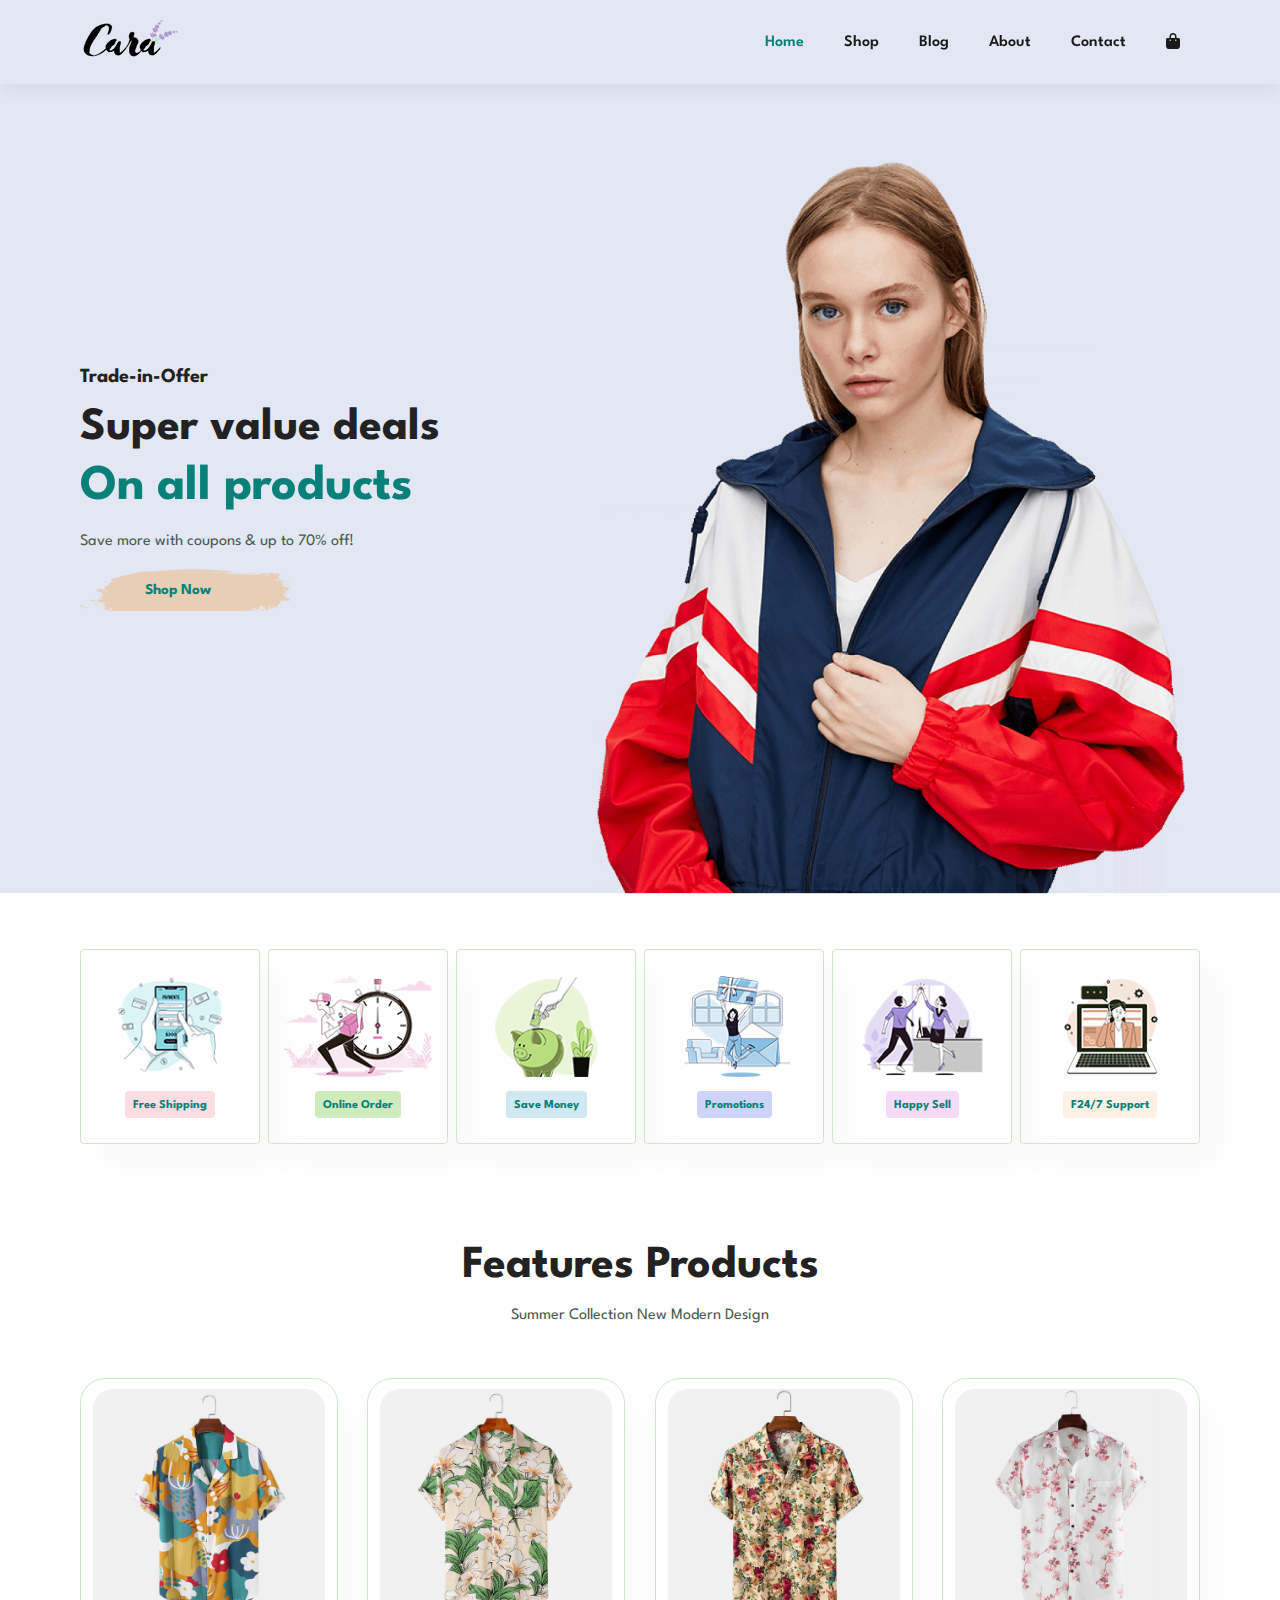
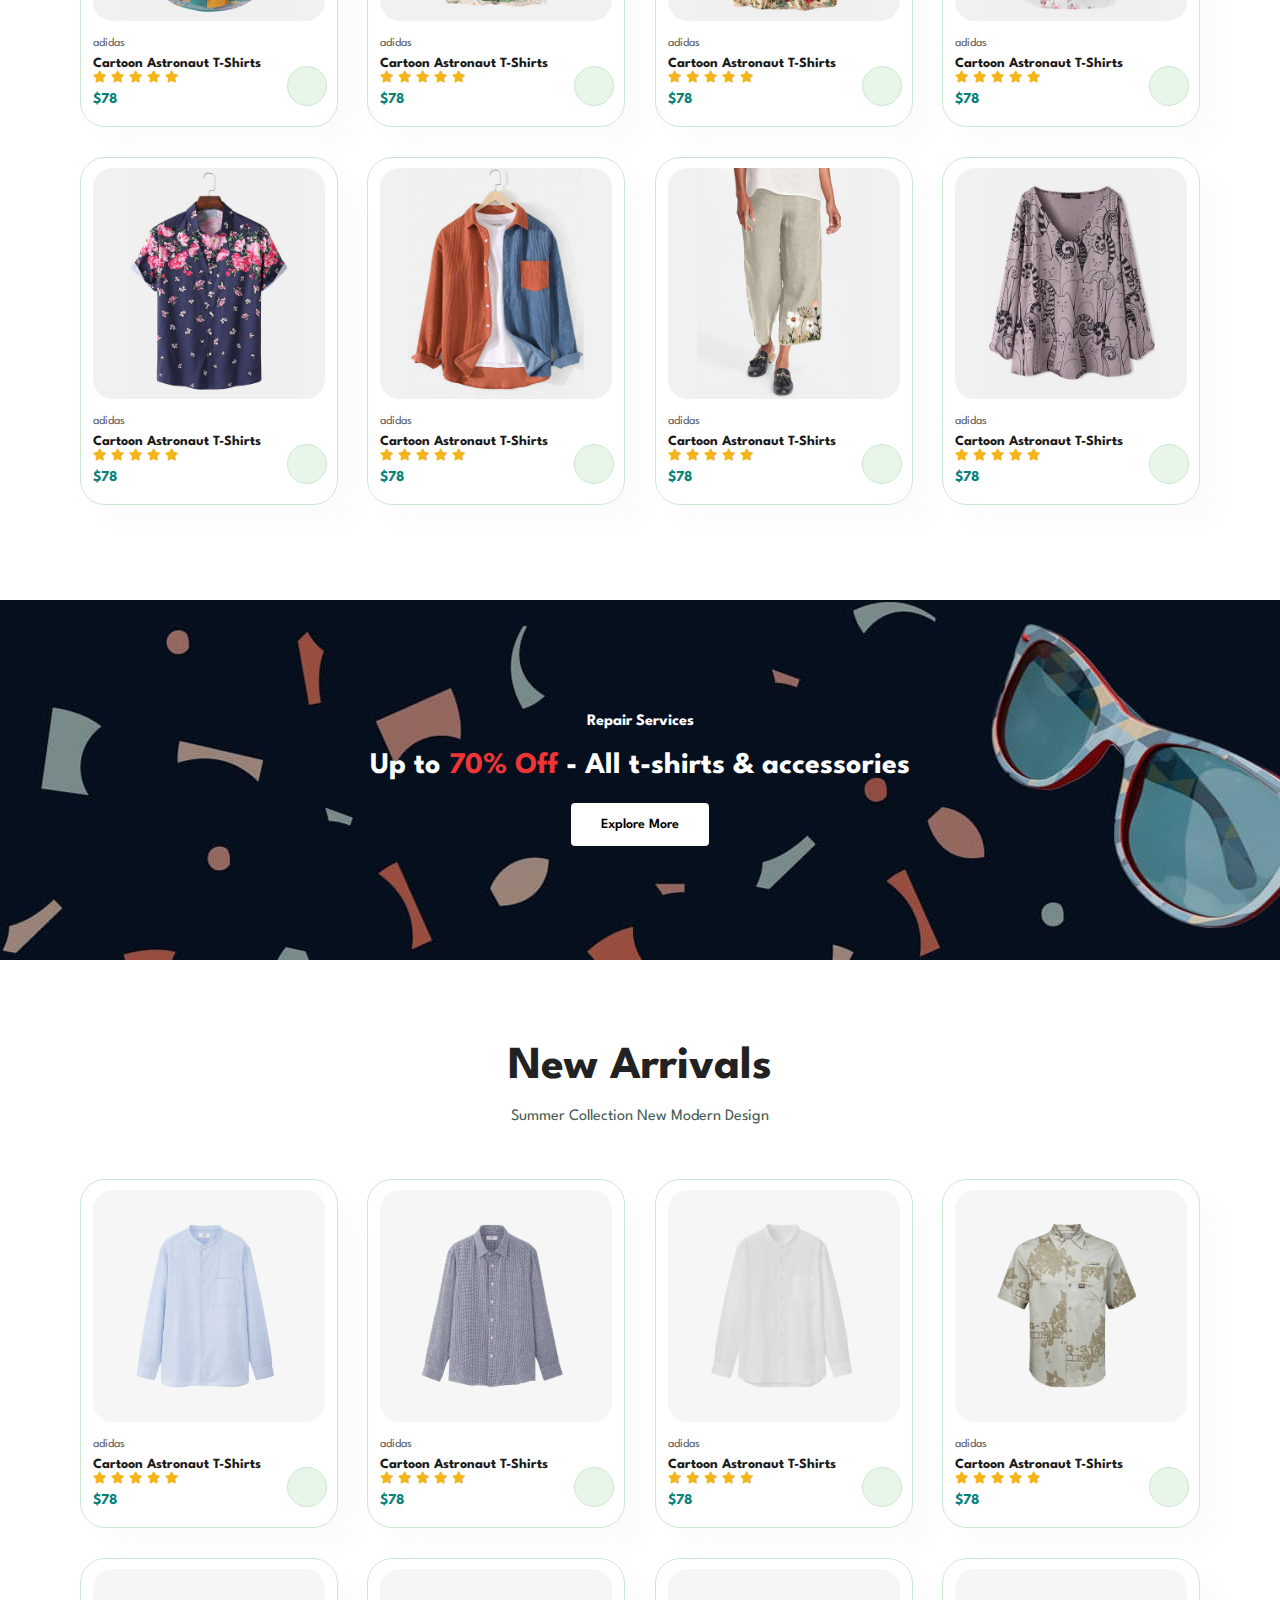
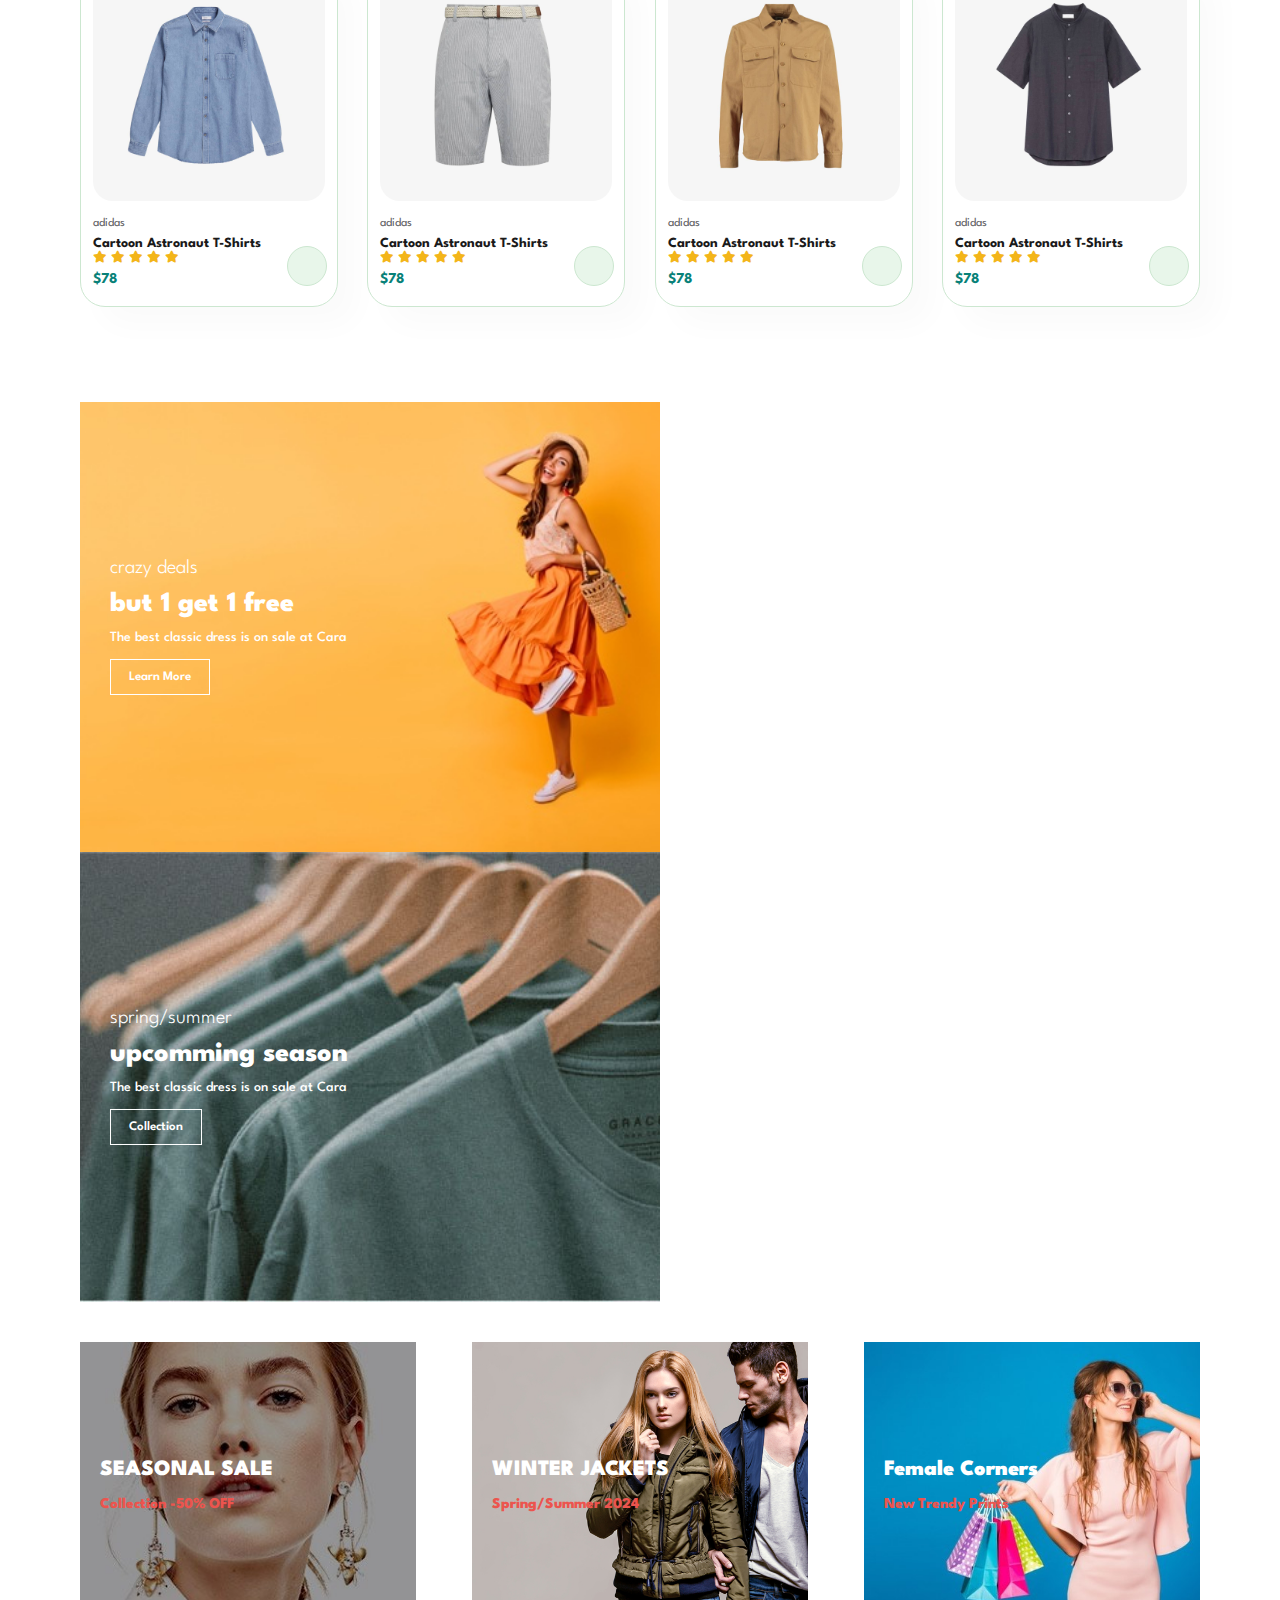
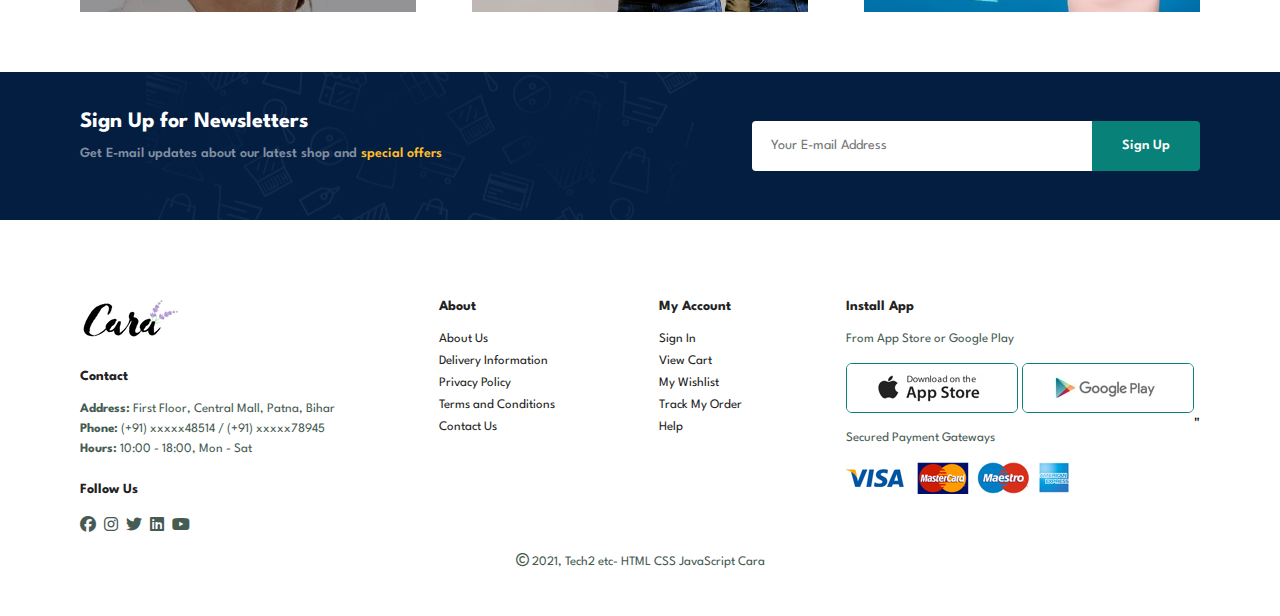
<file: index.html>
<!DOCTYPE html>
<html lang="en">
<head>
    <meta charset="UTF-8">
    <meta name="viewport" content="width=device-width, initial-scale=1.0">
    <title>Cara: E-Commerce</title>
    <link rel="stylesheet" href="https://cdnjs.cloudflare.com/ajax/libs/font-awesome/6.6.0/css/all.min.css" />

    <link rel="stylesheet" href="style.css">
</head>
<body>
    <section id="header">
        <a href="#"><img src="logo.png" class="logo" alt=""></a>
        <div>
            <ul id="navbar">
                <li> <a class="active" href="index.html"> Home</a></li>
                <li> <a href="shop.html">Shop</a></li>
                <li> <a href="blog.html">Blog</a></li>
                <li> <a href="about.html">About</a></li>
                <li> <a href="contact.html">Contact</a></li>
                <li id="lg-bag"> <a href="cart.html"><i class="fa-solid fa-bag-shopping"></i></a></li>
                <a href="#" id="close"><i class="far fa-times"></i></a>
            </ul>
        </div>
        <div id="mobile">
            <a href="cart.html"><i class="fa-solid fa-bag-shopping"></i></a>
            <i id="bar" class="fas fa-outdent"></i>
        </div>
    </section>

    <section id="hero">
        <h4>Trade-in-Offer</h4>
        <h2>Super value deals</h2>
        <h1>On all products</h1>
        <p>Save more with coupons & up to 70% off!</p>
        <button>Shop Now</button>

    </section>

    <section id="feature" class="section-p1 ">
        <div class = "fe-box">
            <img src="f1.png" alt="">
            <h6>Free Shipping</h6>
        </div>

        <div class = "fe-box">
            <img src="f2.png" alt="">
            <h6>Online Order</h6>
        </div>

        <div class = "fe-box">
            <img src="f3.png" alt="">
            <h6>Save Money</h6>
        </div>

        <div class = "fe-box">
            <img src="f4.png" alt="">
            <h6>Promotions</h6>
        </div>

        <div class = "fe-box">
            <img src="f5.png" alt="">
            <h6>Happy Sell</h6>
        </div>

        <div class = "fe-box">
            <img src="f6.png" alt="">
            <h6>F24/7 Support</h6>
        </div>
    </section>

    <section id="product1" class="section-p1">
        <h2>Features Products</h2>
        <p>Summer Collection New Modern Design</p>
        <div class="pro-container">
            <div class="pro">
                <img src="f1.jpg" alt="">
                <div class="des">
                    <span>adidas</span>
                    <h5>Cartoon Astronaut T-Shirts</h5>
                    <div class="star">
                        <i class="fas fa-star"></i>
                        <i class="fas fa-star"></i>
                        <i class="fas fa-star"></i>
                        <i class="fas fa-star"></i>
                        <i class="fas fa-star"></i>
                    </div>

                    <h4>$78</h4>
                </div>
                <a href="#"><i class="fa-light fa-cart-shopping cart"></i></a>
            </div>

            <div class="pro">
                <img src="f2.jpg" alt="">
                <div class="des">
                    <span>adidas</span>
                    <h5>Cartoon Astronaut T-Shirts</h5>
                    <div class="star">
                        <i class="fas fa-star"></i>
                        <i class="fas fa-star"></i>
                        <i class="fas fa-star"></i>
                        <i class="fas fa-star"></i>
                        <i class="fas fa-star"></i>
                    </div>

                    <h4>$78</h4>
                </div>
                <a href="#"><i class="fa-light fa-cart-shopping cart"></i></a>
            </div>

            <div class="pro">
                <img src="f3.jpg" alt="">
                <div class="des">
                    <span>adidas</span>
                    <h5>Cartoon Astronaut T-Shirts</h5>
                    <div class="star">
                        <i class="fas fa-star"></i>
                        <i class="fas fa-star"></i>
                        <i class="fas fa-star"></i>
                        <i class="fas fa-star"></i>
                        <i class="fas fa-star"></i>
                    </div>

                    <h4>$78</h4>
                </div>
                <a href="#"><i class="fa-light fa-cart-shopping cart"></i></a>
            </div>

            <div class="pro">
                <img src="f4.jpg" alt="">
                <div class="des">
                    <span>adidas</span>
                    <h5>Cartoon Astronaut T-Shirts</h5>
                    <div class="star">
                        <i class="fas fa-star"></i>
                        <i class="fas fa-star"></i>
                        <i class="fas fa-star"></i>
                        <i class="fas fa-star"></i>
                        <i class="fas fa-star"></i>
                    </div>

                    <h4>$78</h4>
                </div>
                <a href="#"><i class="fa-light fa-cart-shopping cart"></i></a>
            </div>

            <div class="pro">
                <img src="f5.jpg" alt="">
                <div class="des">
                    <span>adidas</span>
                    <h5>Cartoon Astronaut T-Shirts</h5>
                    <div class="star">
                        <i class="fas fa-star"></i>
                        <i class="fas fa-star"></i>
                        <i class="fas fa-star"></i>
                        <i class="fas fa-star"></i>
                        <i class="fas fa-star"></i>
                    </div>

                    <h4>$78</h4>
                </div>
                <a href="#"><i class="fa-light fa-cart-shopping cart"></i></a>
            </div>

            <div class="pro">
                <img src="f6.jpg" alt="">
                <div class="des">
                    <span>adidas</span>
                    <h5>Cartoon Astronaut T-Shirts</h5>
                    <div class="star">
                        <i class="fas fa-star"></i>
                        <i class="fas fa-star"></i>
                        <i class="fas fa-star"></i>
                        <i class="fas fa-star"></i>
                        <i class="fas fa-star"></i>
                    </div>

                    <h4>$78</h4>
                </div>
                <a href="#"><i class="fa-light fa-cart-shopping cart"></i></a>
            </div>

            <div class="pro">
                <img src="f7.jpg" alt="">
                <div class="des">
                    <span>adidas</span>
                    <h5>Cartoon Astronaut T-Shirts</h5>
                    <div class="star">
                        <i class="fas fa-star"></i>
                        <i class="fas fa-star"></i>
                        <i class="fas fa-star"></i>
                        <i class="fas fa-star"></i>
                        <i class="fas fa-star"></i>
                    </div>

                    <h4>$78</h4>
                </div>
                <a href="#"><i class="fa-light fa-cart-shopping cart"></i></a>
            </div>

            <div class="pro">
                <img src="f8.jpg" alt="">
                <div class="des">
                    <span>adidas</span>
                    <h5>Cartoon Astronaut T-Shirts</h5>
                    <div class="star">
                        <i class="fas fa-star"></i>
                        <i class="fas fa-star"></i>
                        <i class="fas fa-star"></i>
                        <i class="fas fa-star"></i>
                        <i class="fas fa-star"></i>
                    </div>

                    <h4>$78</h4>
                </div>
                <a href="#"><i class="fa-light fa-cart-shopping cart"></i></a>
            </div>

            
        </div>
    </section>

    <section id="banner" class="section-m1">
        <h4>Repair Services</h4>
        <h2>Up to <span>70% Off</span> - All t-shirts & accessories</h2>
        <button class="normal">Explore More</button>
    </section>

    <section id="product1" class="section-p1">
        <h2>New Arrivals</h2>
        <p>Summer Collection New Modern Design</p>
        <div class="pro-container">
            <div class="pro">
                <img src="n1.jpg" alt="">
                <div class="des">
                    <span>adidas</span>
                    <h5>Cartoon Astronaut T-Shirts</h5>
                    <div class="star">
                        <i class="fas fa-star"></i>
                        <i class="fas fa-star"></i>
                        <i class="fas fa-star"></i>
                        <i class="fas fa-star"></i>
                        <i class="fas fa-star"></i>
                    </div>

                    <h4>$78</h4>
                </div>
                <a href="#"><i class="fa-light fa-cart-shopping cart"></i></a>
            </div>

            <div class="pro">
                <img src="n2.jpg" alt="">
                <div class="des">
                    <span>adidas</span>
                    <h5>Cartoon Astronaut T-Shirts</h5>
                    <div class="star">
                        <i class="fas fa-star"></i>
                        <i class="fas fa-star"></i>
                        <i class="fas fa-star"></i>
                        <i class="fas fa-star"></i>
                        <i class="fas fa-star"></i>
                    </div>

                    <h4>$78</h4>
                </div>
                <a href="#"><i class="fa-light fa-cart-shopping cart"></i></a>
            </div>

            <div class="pro">
                <img src="n3.jpg" alt="">
                <div class="des">
                    <span>adidas</span>
                    <h5>Cartoon Astronaut T-Shirts</h5>
                    <div class="star">
                        <i class="fas fa-star"></i>
                        <i class="fas fa-star"></i>
                        <i class="fas fa-star"></i>
                        <i class="fas fa-star"></i>
                        <i class="fas fa-star"></i>
                    </div>

                    <h4>$78</h4>
                </div>
                <a href="#"><i class="fa-light fa-cart-shopping cart"></i></a>
            </div>

            <div class="pro">
                <img src="n4.jpg" alt="">
                <div class="des">
                    <span>adidas</span>
                    <h5>Cartoon Astronaut T-Shirts</h5>
                    <div class="star">
                        <i class="fas fa-star"></i>
                        <i class="fas fa-star"></i>
                        <i class="fas fa-star"></i>
                        <i class="fas fa-star"></i>
                        <i class="fas fa-star"></i>
                    </div>

                    <h4>$78</h4>
                </div>
                <a href="#"><i class="fa-light fa-cart-shopping cart"></i></a>
            </div>

            <div class="pro">
                <img src="n5.jpg" alt="">
                <div class="des">
                    <span>adidas</span>
                    <h5>Cartoon Astronaut T-Shirts</h5>
                    <div class="star">
                        <i class="fas fa-star"></i>
                        <i class="fas fa-star"></i>
                        <i class="fas fa-star"></i>
                        <i class="fas fa-star"></i>
                        <i class="fas fa-star"></i>
                    </div>

                    <h4>$78</h4>
                </div>
                <a href="#"><i class="fa-light fa-cart-shopping cart"></i></a>
            </div>

            <div class="pro">
                <img src="n6.jpg" alt="">
                <div class="des">
                    <span>adidas</span>
                    <h5>Cartoon Astronaut T-Shirts</h5>
                    <div class="star">
                        <i class="fas fa-star"></i>
                        <i class="fas fa-star"></i>
                        <i class="fas fa-star"></i>
                        <i class="fas fa-star"></i>
                        <i class="fas fa-star"></i>
                    </div>

                    <h4>$78</h4>
                </div>
                <a href="#"><i class="fa-light fa-cart-shopping cart"></i></a>
            </div>

            <div class="pro">
                <img src="n7.jpg" alt="">
                <div class="des">
                    <span>adidas</span>
                    <h5>Cartoon Astronaut T-Shirts</h5>
                    <div class="star">
                        <i class="fas fa-star"></i>
                        <i class="fas fa-star"></i>
                        <i class="fas fa-star"></i>
                        <i class="fas fa-star"></i>
                        <i class="fas fa-star"></i>
                    </div>

                    <h4>$78</h4>
                </div>
                <a href="#"><i class="fa-light fa-cart-shopping cart"></i></a>
            </div>

            <div class="pro">
                <img src="n8.jpg" alt="">
                <div class="des">
                    <span>adidas</span>
                    <h5>Cartoon Astronaut T-Shirts</h5>
                    <div class="star">
                        <i class="fas fa-star"></i>
                        <i class="fas fa-star"></i>
                        <i class="fas fa-star"></i>
                        <i class="fas fa-star"></i>
                        <i class="fas fa-star"></i>
                    </div>

                    <h4>$78</h4>
                </div>
                <a href="#"><i class="fa-light fa-cart-shopping cart"></i></a>
            </div>

            
        </div>
    </section>

    <section id="sm-banner" class="section-p1">
        <div class="banner-box">
            <h4>crazy deals</h4>
            <h2>
                but 1 get 1 free
            </h2>
            <span>The best classic dress is on sale at Cara</span>
            <button class="white">Learn More</button>
        </div>

        <div class="banner-box banner-box2">
            <h4>spring/summer</h4>
            <h2>
                upcomming season
            </h2>
            <span>The best classic dress is on sale at Cara</span>
            <button class="white">Collection</button>
        </div>

    </section>

    <section id="banner3">
        <div class="banner-box">
            <h2>SEASONAL SALE</h2>
            <h3>Collection -50% OFF</h3> 
        </div>

        <div class="banner-box banner-box2">
            <h2>WINTER JACKETS</h2>
            <h3>Spring/Summer 2024</h3> 
        </div>

        <div class="banner-box banner-box3">
            <h2>Female Corners</h2>
            <h3>New Trendy Prints</h3> 
        </div>
    </section>

    <section id="newsletter" class="section-p1 section-m1">
        <div class="newstext">
            <h4>Sign Up for Newsletters</h4>
            <p>Get E-mail updates about our latest shop and <span>special offers</span></p>
        </div>
        <div class="form">
            <input type="text" placeholder="Your E-mail Address">
            <button class="normal">Sign Up</button>
        </div>
    </section>

    <footer class="section-p1">
        <div class="col">
            <img class="logo" src="logo.png" alt="">
            <h4>Contact</h4>
            <p> <strong>Address:</strong> First Floor, Central Mall, Patna, Bihar</p>
            <p> <strong>Phone:</strong> (+91) xxxxx48514 / (+91) xxxxx78945</p>
            <p> <strong>Hours:</strong> 10:00 - 18:00, Mon - Sat</p>
            <div class="follow">
                <h4>Follow Us</h4>
                <div class="icon">
                    <i class="fa-brands fa-facebook"></i>
                    <i class="fa-brands fa-instagram"></i>
                    <i class="fa-brands fa-twitter"></i>
                    <i class="fa-brands fa-linkedin"></i>
                    <i class="fa-brands fa-youtube"></i>
                </div>
            </div>
        </div>

        <div class="col">
            <h4>About</h4>
            <a href="#">About Us</a>
            <a href="#">Delivery Information</a>
            <a href="#">Privacy Policy</a>
            <a href="#">Terms and Conditions</a>
            <a href="#">Contact Us</a>
        </div>

        <div class="col">
            <h4>My Account</h4>
            <a href="#">Sign In</a>
            <a href="#">View Cart</a>
            <a href="#">My Wishlist</a>
            <a href="#">Track My Order </a>
            <a href="#">Help</a>
        </div>

        <div class="col install">
            <h4>Install App</h4>
            <p>From App Store or Google Play</p>
            <div class="row">
                <img src="app.jpg" alt="">
                <img src="play.jpg" alt="">"
            </div>
            <p>Secured Payment Gateways</p>
            <img src="pay.png" alt="">
        </div>

        <div class="copyright">
            <p> <i class="fa-regular fa-copyright"></i> 2021, Tech2 etc- HTML CSS JavaScript Cara</p>
        </div>

        
    </footer>
    
    <script src="script.js"></script>
</body>
</html>
</file>
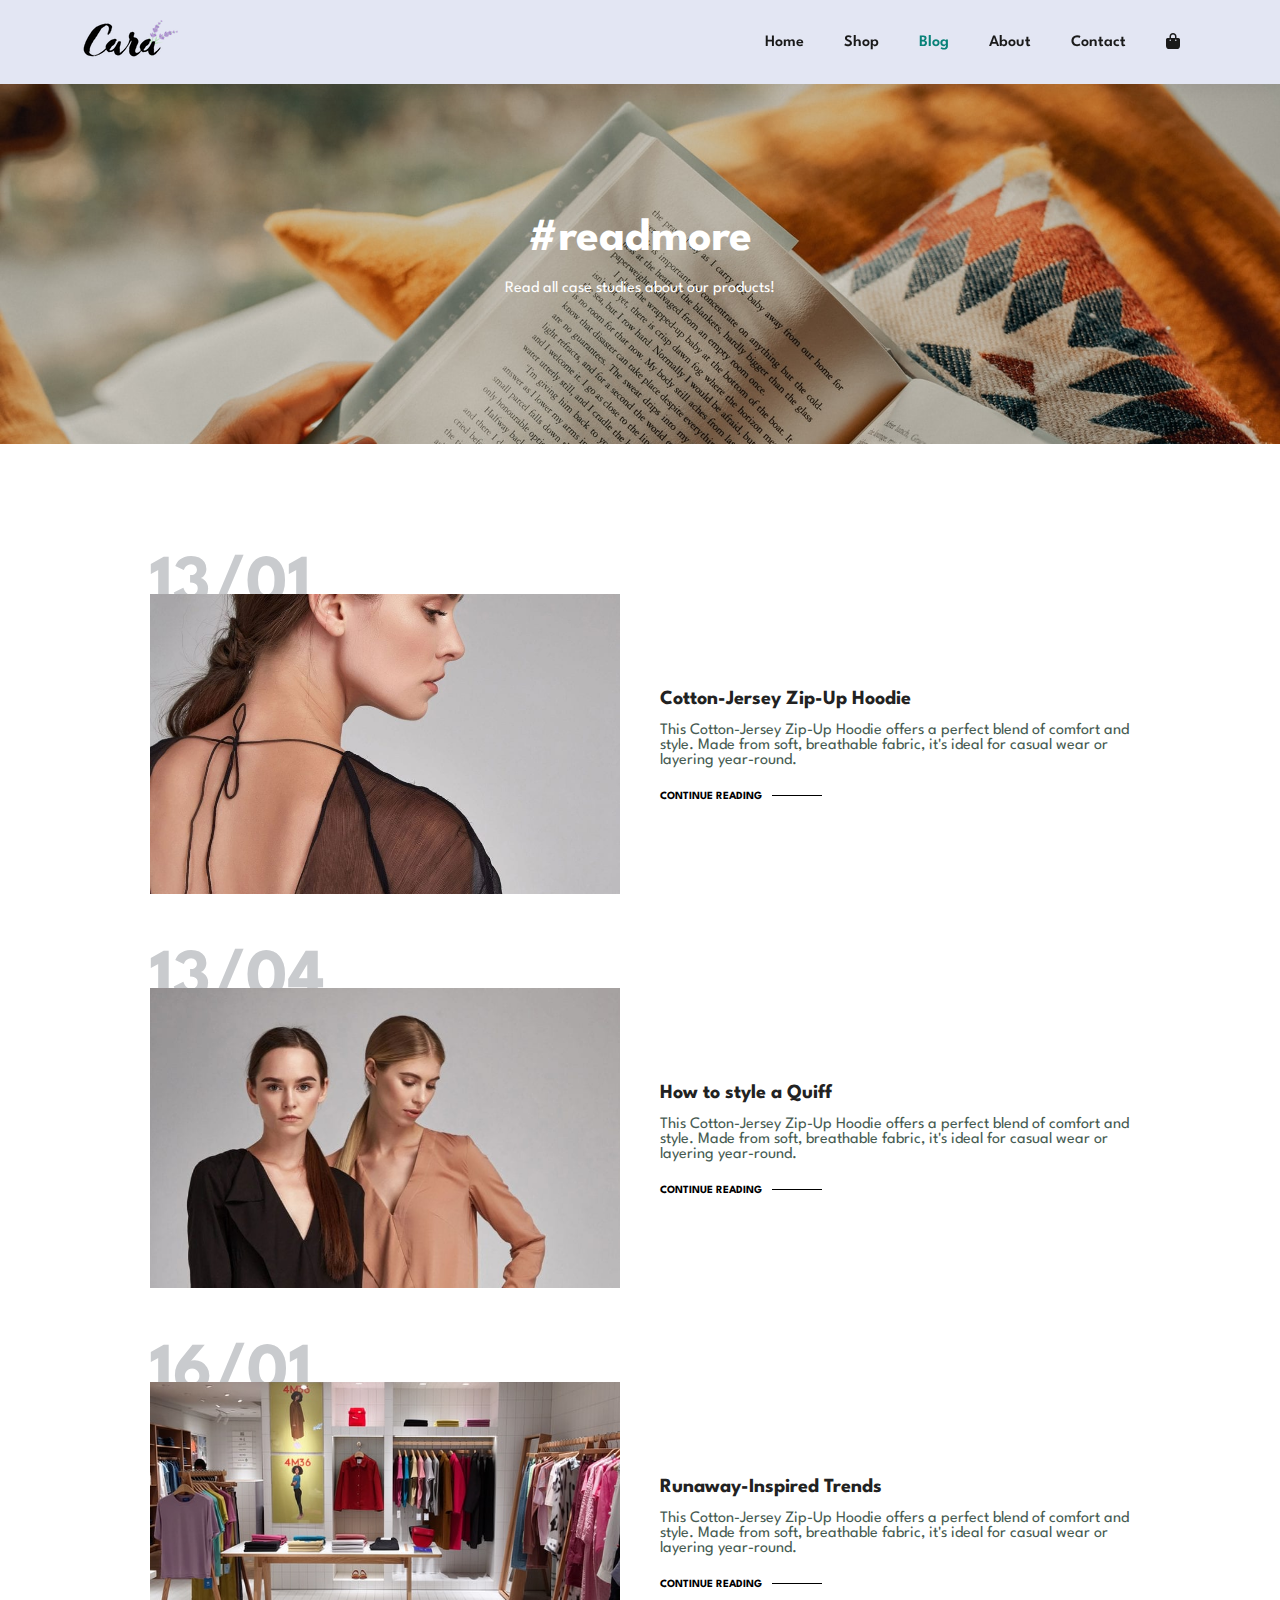
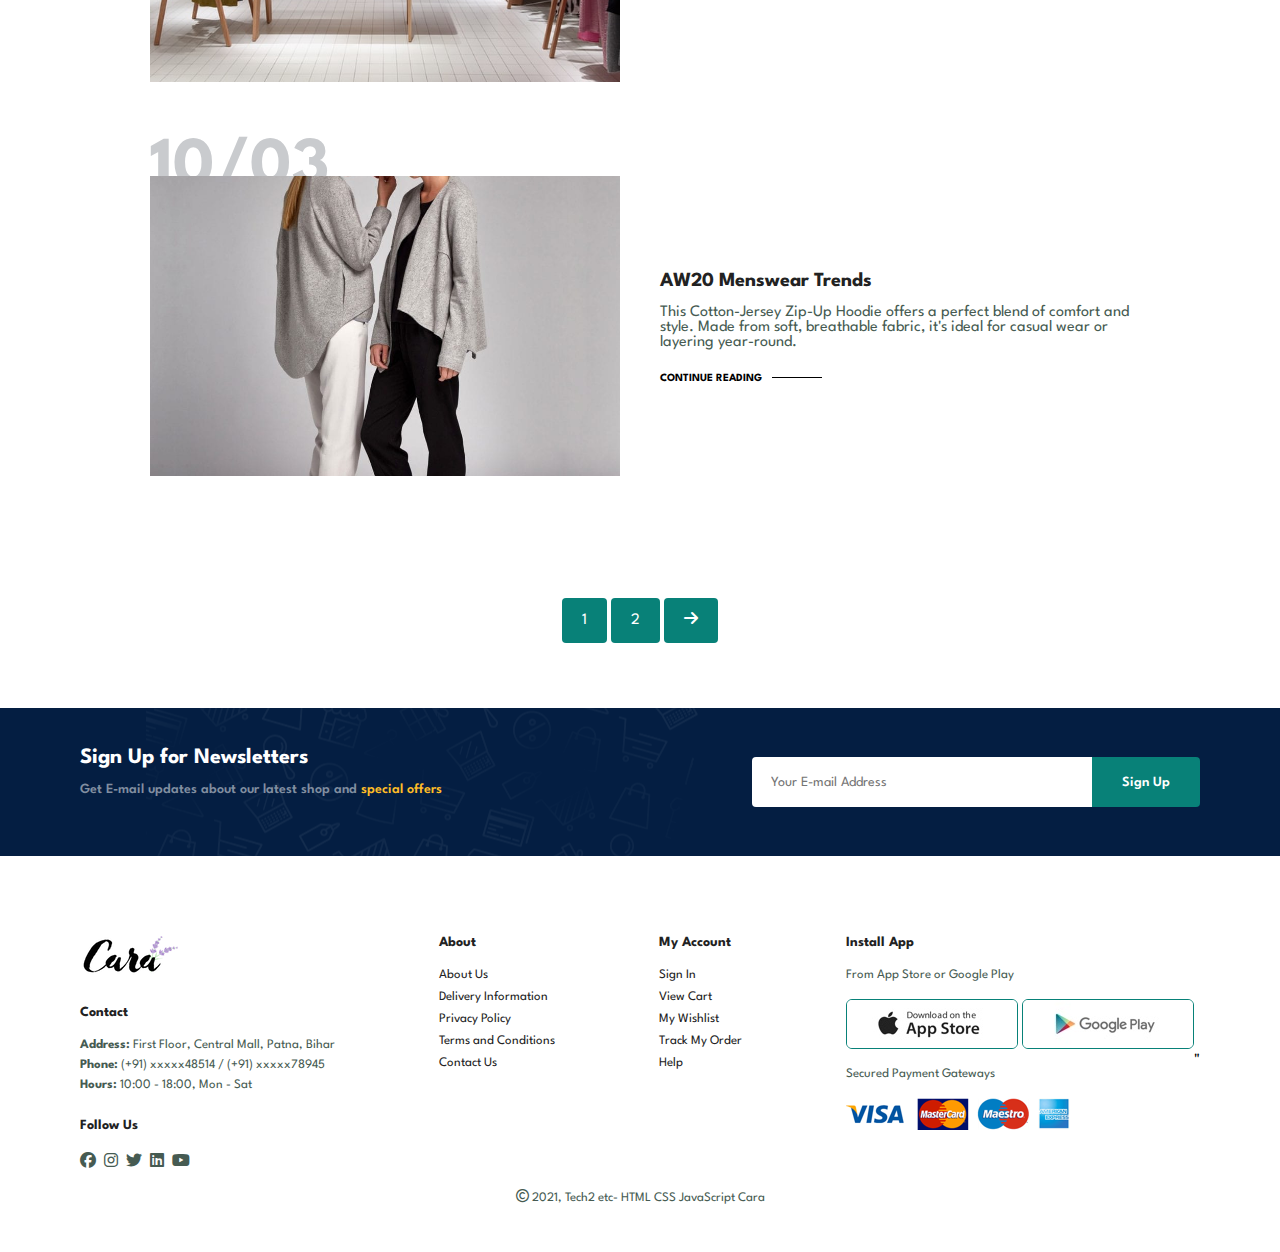
<file: blog.html>
<!DOCTYPE html>
<html lang="en">
<head>
    <meta charset="UTF-8">
    <meta name="viewport" content="width=device-width, initial-scale=1.0">
    <title>Cara: E-Commerce</title>
    <link rel="stylesheet" href="https://cdnjs.cloudflare.com/ajax/libs/font-awesome/6.6.0/css/all.min.css" />

    <link rel="stylesheet" href="style.css">
</head>
<body>
    <section id="header">
        <a href="#"><img src="logo.png" class="logo" alt=""></a>
        <div>
            <ul id="navbar">
                <li> <a href="index.html"> Home</a></li>
                <li> <a href="shop.html">Shop</a></li>
                <li> <a class="active" href="blog.html">Blog</a></li>
                <li> <a href="about.html">About</a></li>
                <li> <a href="contact.html">Contact</a></li>
                <li id="lg-bag"> <a href="cart.html"><i class="fa-solid fa-bag-shopping"></i></a></li>
                <a href="#" id="close"><i class="far fa-times"></i></a>
            </ul>
        </div>
        <div id="mobile">
            <a href="cart.html"><i class="fa-solid fa-bag-shopping"></i></a>
            <i id="bar" class="fas fa-outdent"></i>
        </div>
    </section>

    <section id="page-header" class="blog-header">
       <h2>#readmore</h2>
        <p>Read all case studies about our products!</p> 
    </section>
     

    <section id="blog">
        <div class="blog-box">
            <div class="blog-img">
                <img src="b1 (1).jpg" alt="">
            </div>

            <div class="blog-details">
                <h4>Cotton-Jersey Zip-Up Hoodie</h4>
                <p>This Cotton-Jersey Zip-Up Hoodie offers a perfect blend of comfort and style. Made from soft, breathable fabric, it's ideal for casual wear or layering year-round.
                </p>
                <a href="#">CONTINUE READING</a>
            </div>
            <h1>13/01</h1>
        </div>

        <div class="blog-box">
            <div class="blog-img">
                <img src="b2 (1).jpg" alt="">
            </div>
            <div class="blog-details">
                <h4>How to style a Quiff</h4>
                <p>This Cotton-Jersey Zip-Up Hoodie offers a perfect blend of comfort and style. Made from soft, breathable fabric, it's ideal for casual wear or layering year-round.
                </p>
                <a href="#">CONTINUE READING</a>
            </div>
            <h1>13/04</h1>
        </div>

        <div class="blog-box">
            <div class="blog-img">
                <img src="b3.jpg" alt="">
            </div>
            <div class="blog-details">
                <h4>Runaway-Inspired Trends</h4>
                <p>This Cotton-Jersey Zip-Up Hoodie offers a perfect blend of comfort and style. Made from soft, breathable fabric, it's ideal for casual wear or layering year-round.
                </p>
                <a href="#">CONTINUE READING</a>
            </div>
            <h1>16/01</h1>
        </div>

        <div class="blog-box">
            <div class="blog-img">
                <img src="b4 (1).jpg" alt="">
            </div>

            <div class="blog-details">
                <h4>AW20 Menswear Trends</h4>
                <p>This Cotton-Jersey Zip-Up Hoodie offers a perfect blend of comfort and style. Made from soft, breathable fabric, it's ideal for casual wear or layering year-round.
                </p>
                <a href="#">CONTINUE READING</a>
            </div>
            <h1>10/03</h1>
        </div>
    </section>
  
    <section id="pagination" class="section-p1">
        <a href="#">1</a>
        <a href="#">2</a>
        <a href="#"><i class="fa-solid fa-arrow-right"></i></a>
    </section>

    <section id="newsletter" class="section-p1 section-m1">
        <div class="newstext">
            <h4>Sign Up for Newsletters</h4>
            <p>Get E-mail updates about our latest shop and <span>special offers</span></p>
        </div>
        <div class="form">
            <input type="text" placeholder="Your E-mail Address">
            <button class="normal">Sign Up</button>
        </div>
    </section>

    <footer class="section-p1">
        <div class="col">
            <img class="logo" src="logo.png" alt="">
            <h4>Contact</h4>
            <p> <strong>Address:</strong> First Floor, Central Mall, Patna, Bihar</p>
            <p> <strong>Phone:</strong> (+91) xxxxx48514 / (+91) xxxxx78945</p>
            <p> <strong>Hours:</strong> 10:00 - 18:00, Mon - Sat</p>
            <div class="follow">
                <h4>Follow Us</h4>
                <div class="icon">
                    <i class="fa-brands fa-facebook"></i>
                    <i class="fa-brands fa-instagram"></i>
                    <i class="fa-brands fa-twitter"></i>
                    <i class="fa-brands fa-linkedin"></i>
                    <i class="fa-brands fa-youtube"></i>
                </div>
            </div>
        </div>

        <div class="col">
            <h4>About</h4>
            <a href="#">About Us</a>
            <a href="#">Delivery Information</a>
            <a href="#">Privacy Policy</a>
            <a href="#">Terms and Conditions</a>
            <a href="#">Contact Us</a>
        </div>

        <div class="col">
            <h4>My Account</h4>
            <a href="#">Sign In</a>
            <a href="#">View Cart</a>
            <a href="#">My Wishlist</a>
            <a href="#">Track My Order </a>
            <a href="#">Help</a>
        </div>

        <div class="col install">
            <h4>Install App</h4>
            <p>From App Store or Google Play</p>
            <div class="row">
                <img src="app.jpg" alt="">
                <img src="play.jpg" alt="">"
            </div>
            <p>Secured Payment Gateways</p>
            <img src="pay.png" alt="">
        </div>

        <div class="copyright">
            <p> <i class="fa-regular fa-copyright"></i> 2021, Tech2 etc- HTML CSS JavaScript Cara</p>
        </div>

        
    </footer>
    
    <script src="script.js"></script>
</body>
</html>
</file>
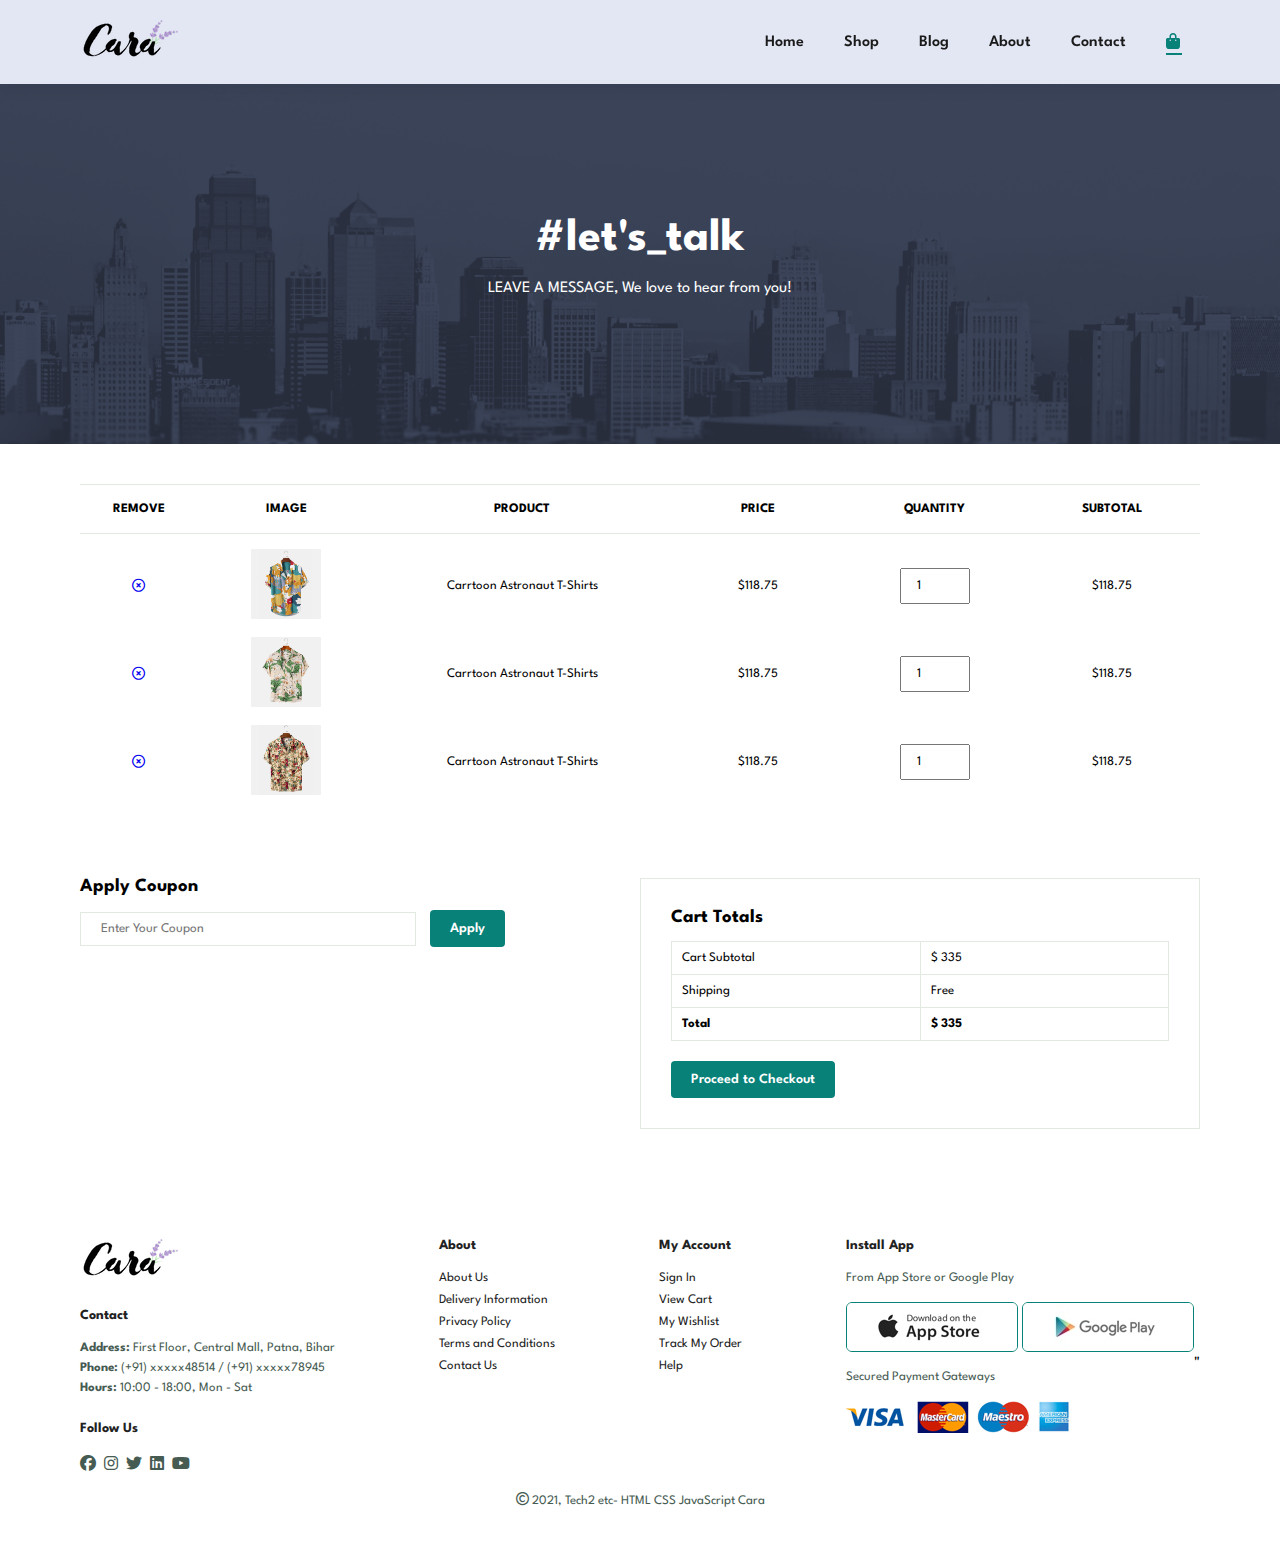
<file: cart.html>
<!DOCTYPE html>
<html lang="en">
<head>
    <meta charset="UTF-8">
    <meta name="viewport" content="width=device-width, initial-scale=1.0">
    <title>Cara: E-Commerce</title>
    <link rel="stylesheet" href="https://cdnjs.cloudflare.com/ajax/libs/font-awesome/6.6.0/css/all.min.css" />

    <link rel="stylesheet" href="style.css">
</head>
<body>
    <section id="header">
        <a href="#"><img src="logo.png" class="logo" alt=""></a>
        <div>
            <ul id="navbar">
                <li> <a href="index.html"> Home</a></li>
                <li> <a href="shop.html">Shop</a></li>
                <li> <a href="blog.html">Blog</a></li>
                <li> <a href="about.html">About</a></li>
                <li> <a href="contact.html">Contact</a></li>
                <li id="lg-bag"> <a class="active" href="cart.html"><i class="fa-solid fa-bag-shopping"></i></a></li>
                <a href="#" id="close"><i class="far fa-times"></i></a>
            </ul>
        </div>
        <div id="mobile">
            <a href="cart.html"><i class="fa-solid fa-bag-shopping"></i></a>
            <i id="bar" class="fas fa-outdent"></i>
        </div>
    </section>

    <section id="page-header" class="about-header">
       <h2>#let's_talk</h2>
        <p>LEAVE A MESSAGE, We love to hear from you!</p> 
    </section>

    <section id="cart" class="section-p1">
        <table width="100%">
            <thead>
                <tr>
                    <td>Remove</td>
                    <td>Image</td>
                    <td>Product</td>
                    <td>Price</td>
                    <td>Quantity</td>
                    <td>Subtotal</td>
                </tr>
            </thead>
            <tbody>
                <tr>
                    <td> <a href="#"><i class="far fa-times-circle"></i></a></td>
                    <td><img src="f1.jpg" alt=""></td>
                    <td>Carrtoon Astronaut T-Shirts</td>
                    <td>$118.75</td>
                    <td><input type="number" value="1"></td>
                    <td>$118.75</td>
                </tr>

                <tr>
                    <td> <a href="#"><i class="far fa-times-circle"></i></a></td>
                    <td><img src="f2.jpg" alt=""></td>
                    <td>Carrtoon Astronaut T-Shirts</td>
                    <td>$118.75</td>
                    <td><input type="number" value="1"></td>
                    <td>$118.75</td>
                </tr>

                <tr>
                    <td> <a href="#"><i class="far fa-times-circle"></i></a></td>
                    <td><img src="f3.jpg" alt=""></td>
                    <td>Carrtoon Astronaut T-Shirts</td>
                    <td>$118.75</td>
                    <td><input type="number" value="1"></td>
                    <td>$118.75</td>
                </tr>
            </tbody>
        </table>
    </section>

   <section id="cart-add" class="section-p1">
    <div id="coupon">
        <h3>Apply Coupon</h3>
        <div>
            <input type="text" placeholder="Enter Your Coupon">
            <button class="normal">Apply</button>
        </div>
    </div>

    <div id="subtotal">
        <h3>Cart Totals</h3>
        <table>
            <tr>
                <td>Cart Subtotal</td>
                <td>$ 335</td>
            </tr>

            <tr>
                <td>Shipping</td>
                <td>Free</td>
            </tr>
            <tr>
                <td><strong>Total</strong></td>
                <td><strong>$ 335</strong></td>
            </tr>
        </table>
        <button class="normal">Proceed to Checkout</button>
    </div>
   </section>

    <footer class="section-p1">
        <div class="col">
            <img class="logo" src="logo.png" alt="">
            <h4>Contact</h4>
            <p> <strong>Address:</strong> First Floor, Central Mall, Patna, Bihar</p>
            <p> <strong>Phone:</strong> (+91) xxxxx48514 / (+91) xxxxx78945</p>
            <p> <strong>Hours:</strong> 10:00 - 18:00, Mon - Sat</p>
            <div class="follow">
                <h4>Follow Us</h4>
                <div class="icon">
                    <i class="fa-brands fa-facebook"></i>
                    <i class="fa-brands fa-instagram"></i>
                    <i class="fa-brands fa-twitter"></i>
                    <i class="fa-brands fa-linkedin"></i>
                    <i class="fa-brands fa-youtube"></i>
                </div>
            </div>
        </div>

        <div class="col">
            <h4>About</h4>
            <a href="#">About Us</a>
            <a href="#">Delivery Information</a>
            <a href="#">Privacy Policy</a>
            <a href="#">Terms and Conditions</a>
            <a href="#">Contact Us</a>
        </div>

        <div class="col">
            <h4>My Account</h4>
            <a href="#">Sign In</a>
            <a href="#">View Cart</a>
            <a href="#">My Wishlist</a>
            <a href="#">Track My Order </a>
            <a href="#">Help</a>
        </div>

        <div class="col install">
            <h4>Install App</h4>
            <p>From App Store or Google Play</p>
            <div class="row">
                <img src="app.jpg" alt="">
                <img src="play.jpg" alt="">"
            </div>
            <p>Secured Payment Gateways</p>
            <img src="pay.png" alt="">
        </div>

        <div class="copyright">
            <p> <i class="fa-regular fa-copyright"></i> 2021, Tech2 etc- HTML CSS JavaScript Cara</p>
        </div>

        
    </footer>
    
    <script src="script.js"></script>
</body>
</html>
</file>
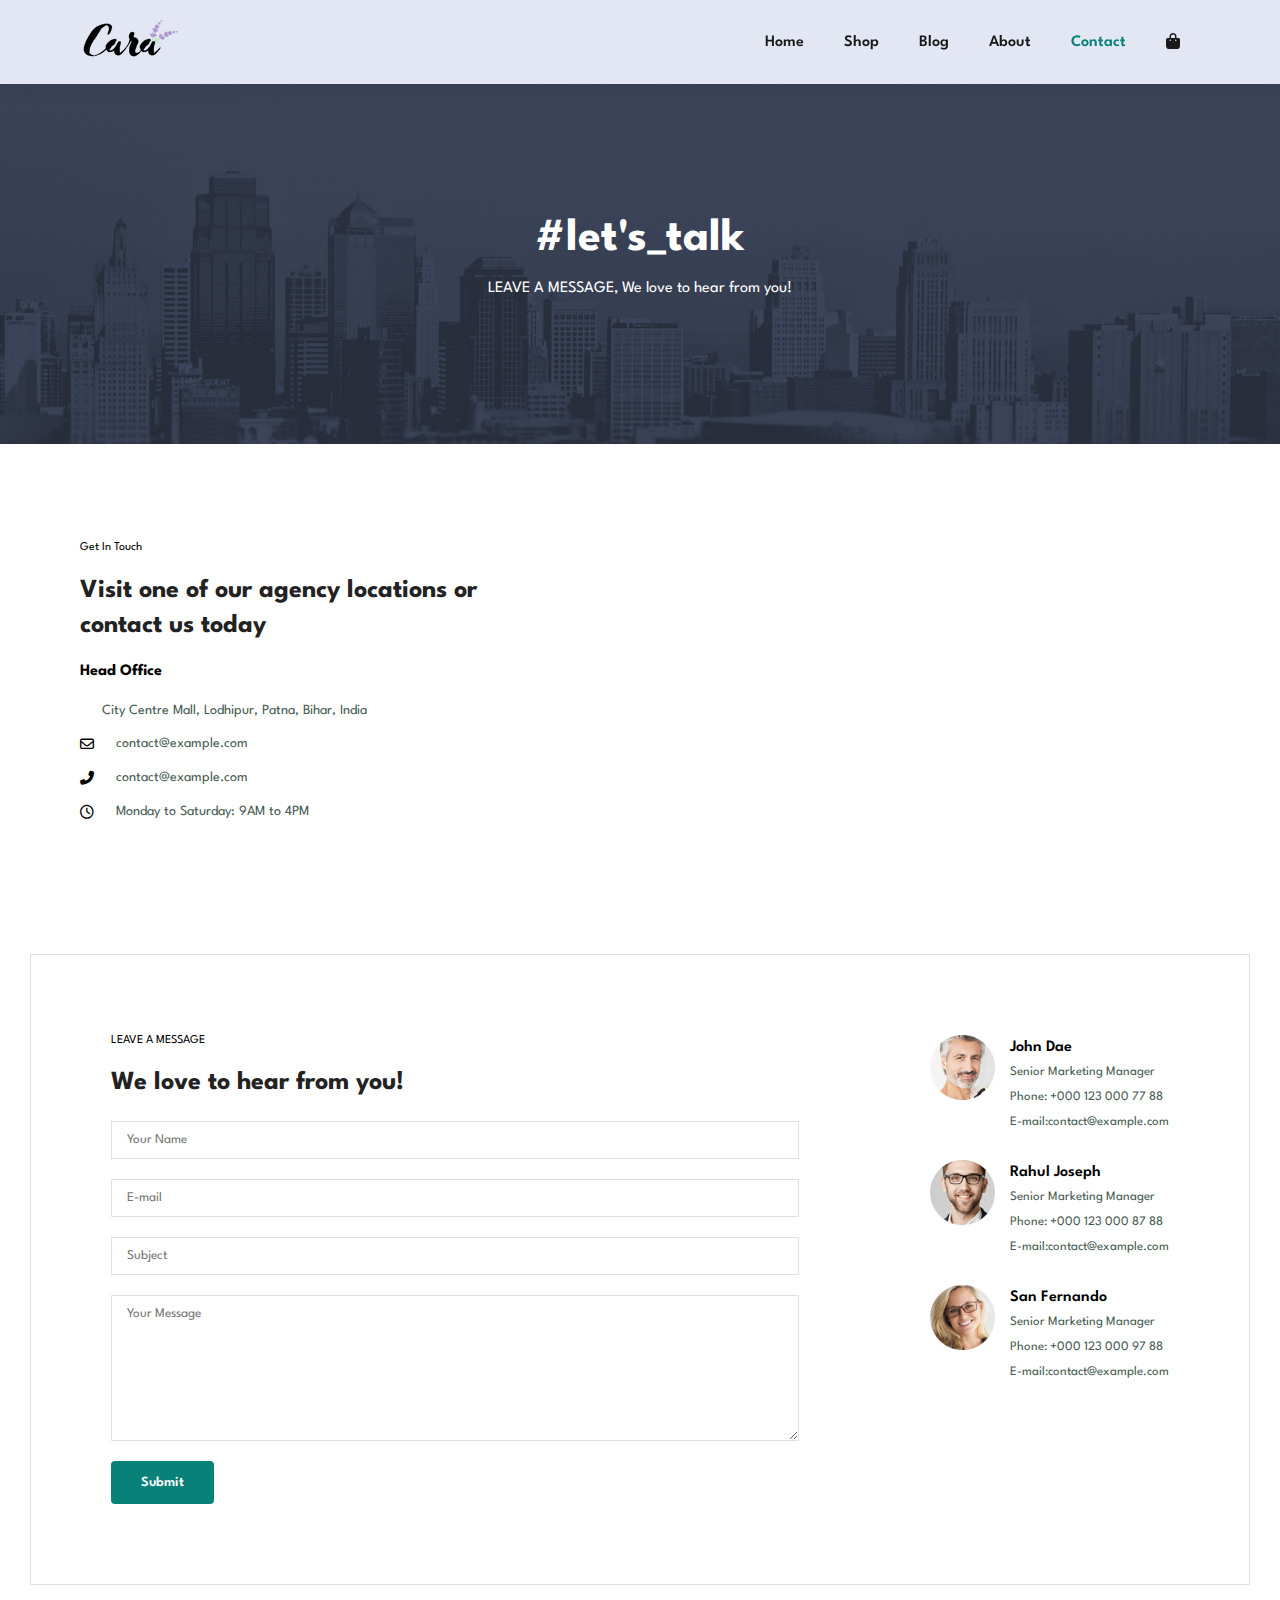
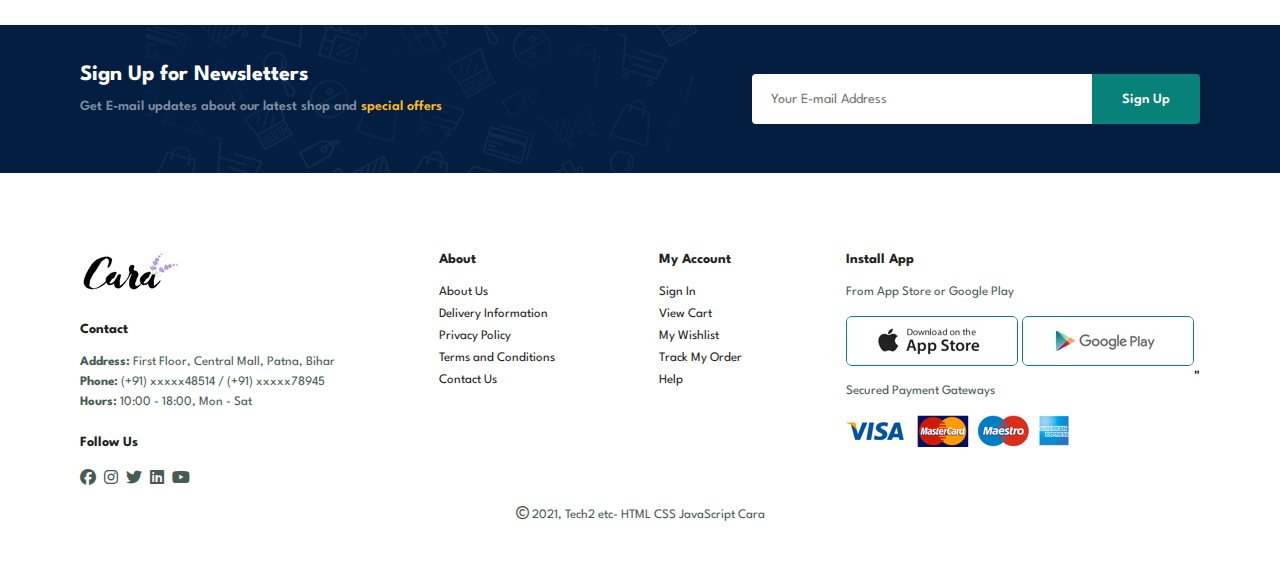
<file: contact.html>
<!DOCTYPE html>
<html lang="en">
<head>
    <meta charset="UTF-8">
    <meta name="viewport" content="width=device-width, initial-scale=1.0">
    <title>Cara: E-Commerce</title>
    <link rel="stylesheet" href="https://cdnjs.cloudflare.com/ajax/libs/font-awesome/6.6.0/css/all.min.css" />

    <link rel="stylesheet" href="style.css">
</head>
<body>
    <section id="header">
        <a href="#"><img src="logo.png" class="logo" alt=""></a>
        <div>
            <ul id="navbar">
                <li> <a href="index.html"> Home</a></li>
                <li> <a href="shop.html">Shop</a></li>
                <li> <a href="blog.html">Blog</a></li>
                <li> <a href="about.html">About</a></li>
                <li> <a  class="active" href="contact.html">Contact</a></li>
                <li id="lg-bag"> <a href="cart.html"><i class="fa-solid fa-bag-shopping"></i></a></li>
                <a href="#" id="close"><i class="far fa-times"></i></a>
            </ul>
        </div>
        <div id="mobile">
            <a href="cart.html"><i class="fa-solid fa-bag-shopping"></i></a>
            <i id="bar" class="fas fa-outdent"></i>
        </div>
    </section>

    <section id="page-header" class="about-header">
       <h2>#let's_talk</h2>
        <p>LEAVE A MESSAGE, We love to hear from you!</p> 
    </section>

    <section id="contact-details" class="section-p1" >
        <div class="details">
            <span>Get In Touch</span>
            <h2>Visit one of our agency locations or contact us today</h2>
            <h3>Head Office</h3>
            <div>
                <li>
                    <i class="fal fa-map"></i>
                    <p>City Centre Mall, Lodhipur, Patna, Bihar, India</p>
                </li>

                <li>
                    <i class="far fa-envelope"></i>
                    <p>contact@example.com</p>
                </li>

                <li>
                    <i class="fas fa-phone-alt"></i>
                    <p>contact@example.com</p>
                </li>

                <li>
                    <i class="far fa-clock"></i>
                    <p>Monday to Saturday: 9AM to 4PM</p>
                </li>
            </div>
        </div>

        <div class="map">
            <iframe src="https://www.google.com/maps/embed?pb=!1m18!1m12!1m3!1d3597.6174463487737!2d85.13271997485114!3d25.617625314544625!2m3!1f0!2f0!3f0!3m2!1i1024!2i768!4f13.1!3m3!1m2!1s0x39ed584500e52619%3A0x4e33d67f5b7e4e22!2sCity%20Centre%20Mall!5e0!3m2!1sen!2sin!4v1724151301508!5m2!1sen!2sin" width="600" height="450" style="border:0;" allowfullscreen="" loading="lazy" referrerpolicy="no-referrer-when-downgrade"></iframe>
            
        </div>
    </section>

    <section id="form-details">
        <form action="">
            <span>LEAVE A MESSAGE</span>
            <h2>We love to hear from you!</h2>
            <input type="text" placeholder="Your Name">
            <input type="text" placeholder="E-mail">
            <input type="text" placeholder="Subject">
            <textarea name="" id="" cols="30" rows="10" placeholder="Your Message"></textarea>
            <button class="normal">Submit</button>
        </form>

        <div class="people">
            <div>
                <img src="1 (1).png" alt="">
                <p><span>John Dae</span> Senior Marketing Manager <br> Phone: +000 123 000 77 88 <br>E-mail:contact@example.com</p>
            </div>

            <div>
                <img src="2.png" alt="">
                <p><span>Rahul Joseph</span>Senior Marketing Manager <br> Phone: +000 123 000 87 88 <br>E-mail:contact@example.com</p>
            </div>

            <div>
                <img src="3.png" alt="">
                <p><span>San Fernando</span>Senior Marketing Manager <br> Phone: +000 123 000 97 88 <br>E-mail:contact@example.com</p>
            </div>
        </div>
    </section>

    <section id="newsletter" class="section-p1 section-m1">
        <div class="newstext">
            <h4>Sign Up for Newsletters</h4>
            <p>Get E-mail updates about our latest shop and <span>special offers</span></p>
        </div>
        <div class="form">
            <input type="text" placeholder="Your E-mail Address">
            <button class="normal">Sign Up</button>
        </div>
    </section>

    <footer class="section-p1">
        <div class="col">
            <img class="logo" src="logo.png" alt="">
            <h4>Contact</h4>
            <p> <strong>Address:</strong> First Floor, Central Mall, Patna, Bihar</p>
            <p> <strong>Phone:</strong> (+91) xxxxx48514 / (+91) xxxxx78945</p>
            <p> <strong>Hours:</strong> 10:00 - 18:00, Mon - Sat</p>
            <div class="follow">
                <h4>Follow Us</h4>
                <div class="icon">
                    <i class="fa-brands fa-facebook"></i>
                    <i class="fa-brands fa-instagram"></i>
                    <i class="fa-brands fa-twitter"></i>
                    <i class="fa-brands fa-linkedin"></i>
                    <i class="fa-brands fa-youtube"></i>
                </div>
            </div>
        </div>

        <div class="col">
            <h4>About</h4>
            <a href="#">About Us</a>
            <a href="#">Delivery Information</a>
            <a href="#">Privacy Policy</a>
            <a href="#">Terms and Conditions</a>
            <a href="#">Contact Us</a>
        </div>

        <div class="col">
            <h4>My Account</h4>
            <a href="#">Sign In</a>
            <a href="#">View Cart</a>
            <a href="#">My Wishlist</a>
            <a href="#">Track My Order </a>
            <a href="#">Help</a>
        </div>

        <div class="col install">
            <h4>Install App</h4>
            <p>From App Store or Google Play</p>
            <div class="row">
                <img src="app.jpg" alt="">
                <img src="play.jpg" alt="">"
            </div>
            <p>Secured Payment Gateways</p>
            <img src="pay.png" alt="">
        </div>

        <div class="copyright">
            <p> <i class="fa-regular fa-copyright"></i> 2021, Tech2 etc- HTML CSS JavaScript Cara</p>
        </div>

        
    </footer>
    
    <script src="script.js"></script>
</body>
</html>
</file>
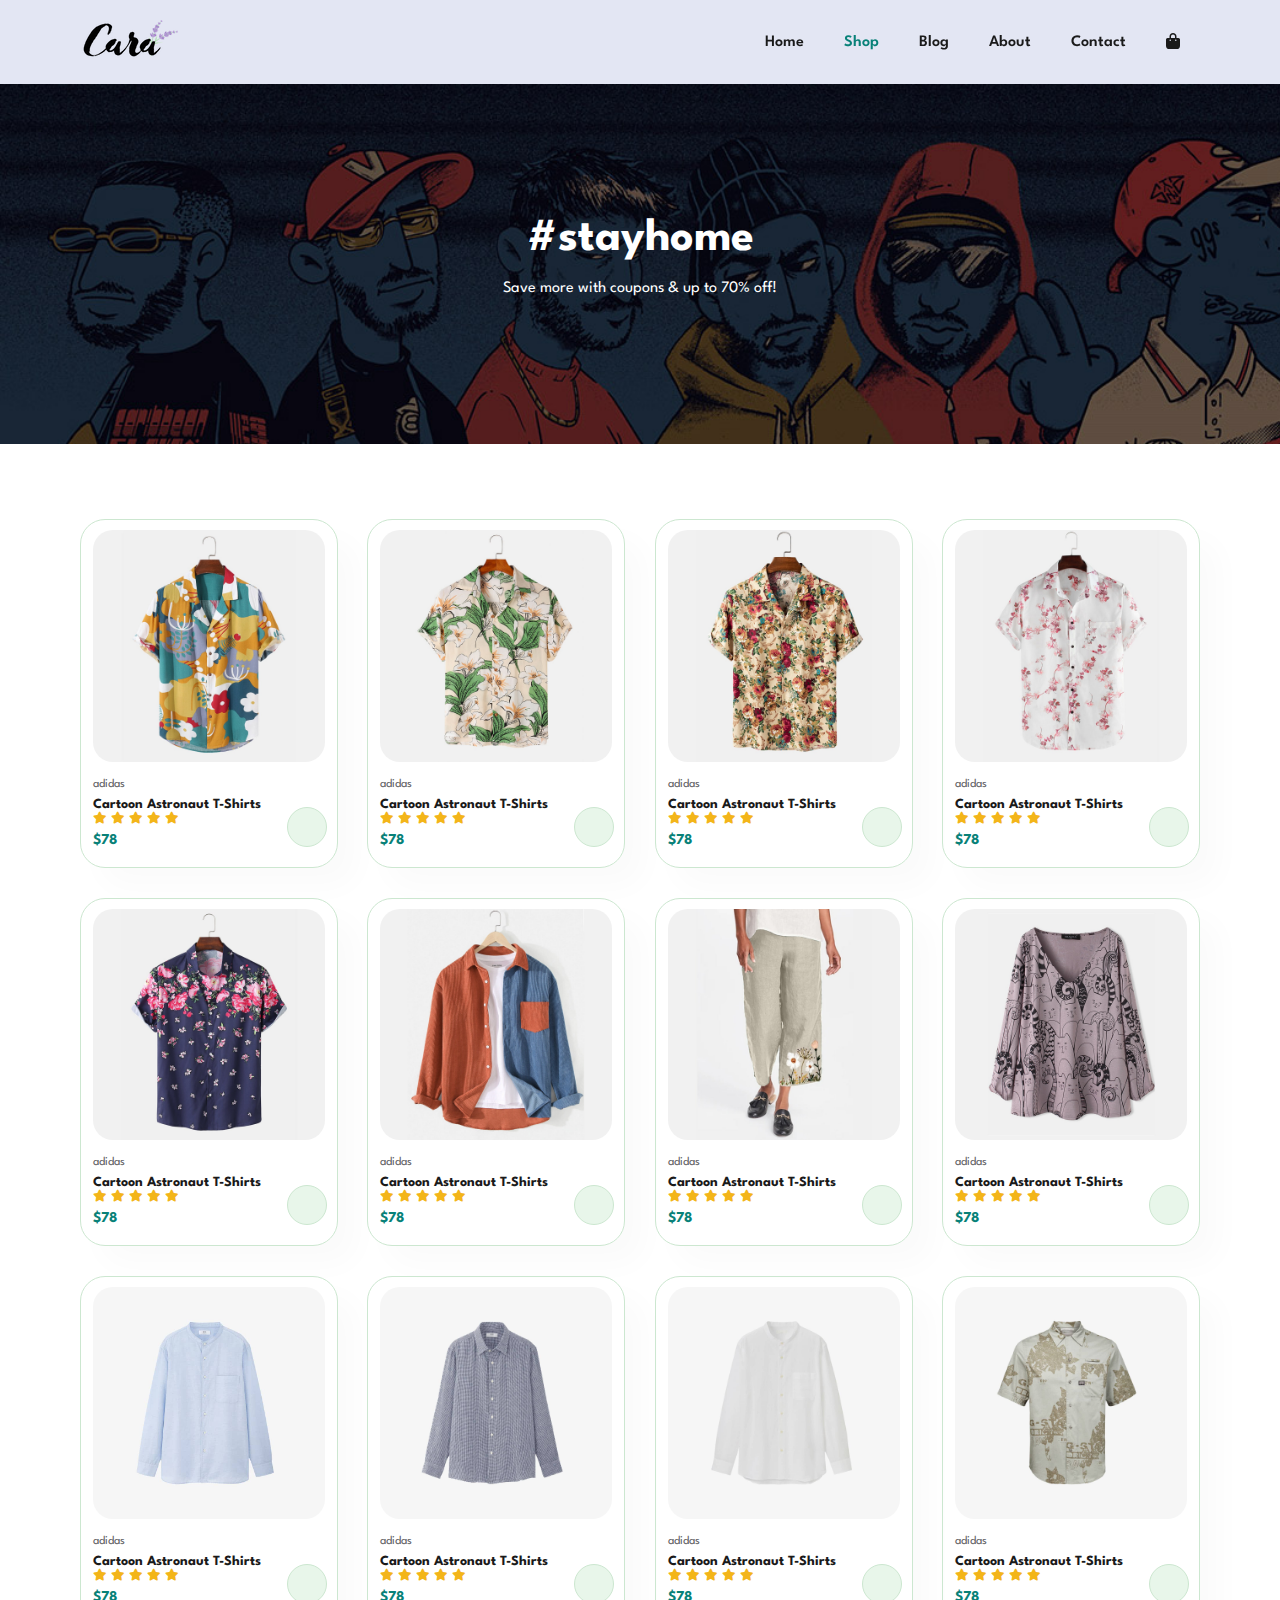
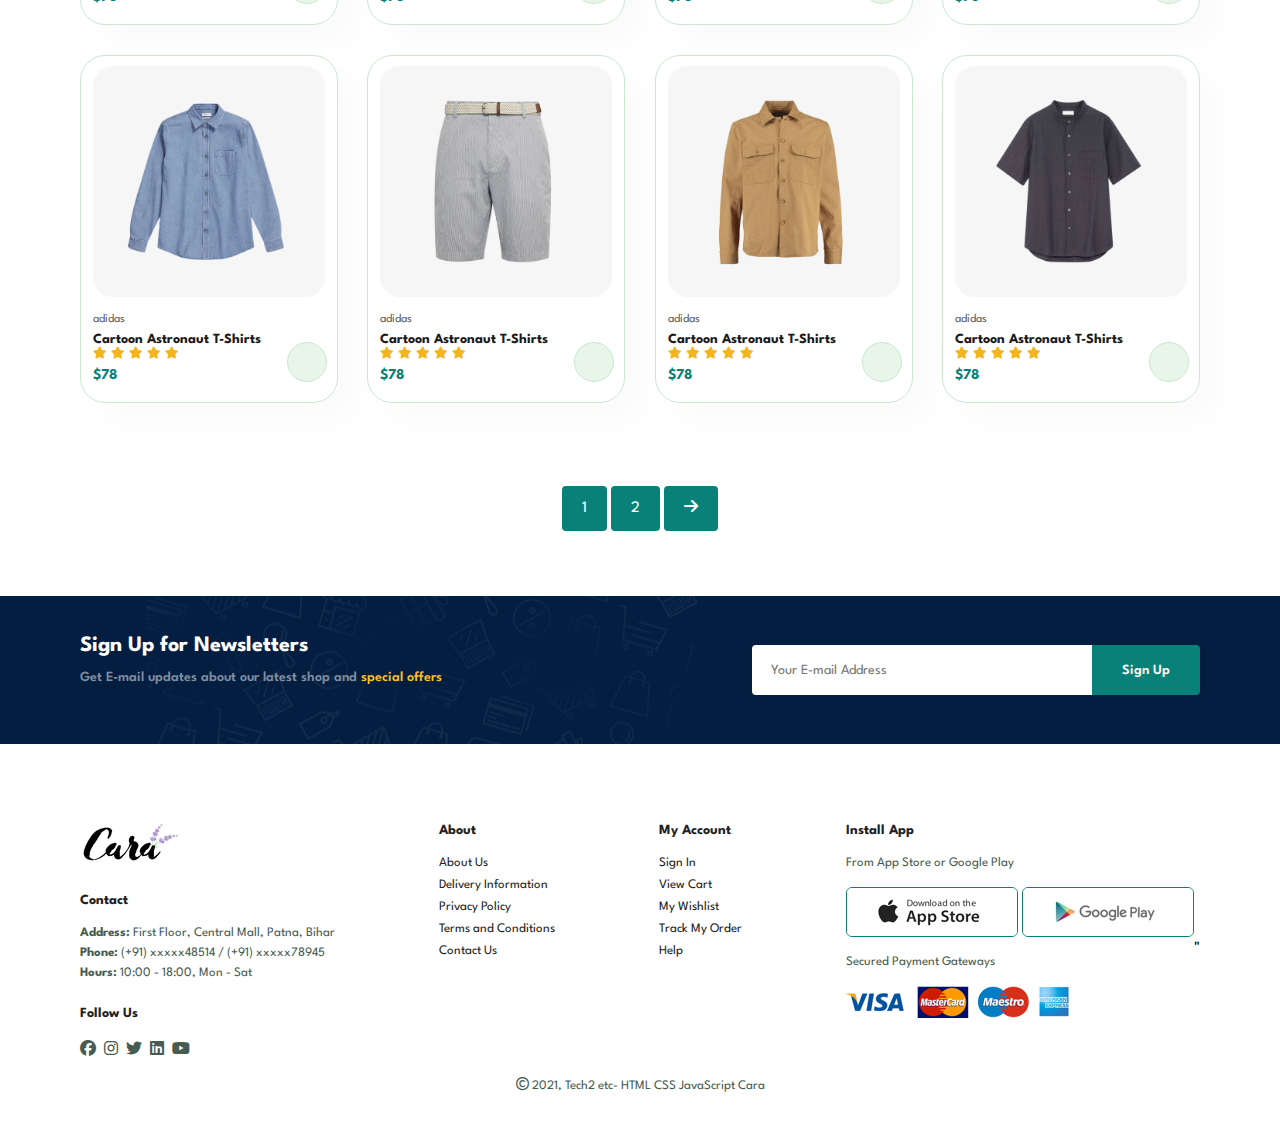
<file: shop.html>
<!DOCTYPE html>
<html lang="en">
<head>
    <meta charset="UTF-8">
    <meta name="viewport" content="width=device-width, initial-scale=1.0">
    <title>Cara: E-Commerce</title>
    <link rel="stylesheet" href="https://cdnjs.cloudflare.com/ajax/libs/font-awesome/6.6.0/css/all.min.css" />

    <link rel="stylesheet" href="style.css">
</head>
<body>
    <section id="header">
        <a href="#"><img src="logo.png" class="logo" alt=""></a>
        <div>
            <ul id="navbar">
                <li> <a href="index.html"> Home</a></li>
                <li> <a class="active" href="shop.html">Shop</a></li>
                <li> <a href="blog.html">Blog</a></li>
                <li> <a href="about.html">About</a></li>
                <li> <a href="contact.html">Contact</a></li>
                <li id="lg-bag"> <a href="cart.html"><i class="fa-solid fa-bag-shopping"></i></a></li>
                <a href="#" id="close"><i class="far fa-times"></i></a>
            </ul>
        </div>
        <div id="mobile">
            <a href="cart.html"><i class="fa-solid fa-bag-shopping"></i></a>
            <i id="bar" class="fas fa-outdent"></i>
        </div>
    </section>

    <section id="page-header">
       <h2>#stayhome</h2>
        <p>Save more with coupons & up to 70% off!</p> 
    </section>

    <section id="product1" class="section-p1">
        <div class="pro-container">
            <div class="pro" onclick="window.location.href = 'sproduct.html';">
                <img src="f1.jpg" alt="">
                <div class="des">
                    <span>adidas</span>
                    <h5>Cartoon Astronaut T-Shirts</h5>
                    <div class="star">
                        <i class="fas fa-star"></i>
                        <i class="fas fa-star"></i>
                        <i class="fas fa-star"></i>
                        <i class="fas fa-star"></i>
                        <i class="fas fa-star"></i>
                    </div>

                    <h4>$78</h4>
                </div>
                <a href="#"><i class="fa-light fa-cart-shopping cart"></i></a>
            </div>

            <div class="pro">
                <img src="f2.jpg" alt="">
                <div class="des">
                    <span>adidas</span>
                    <h5>Cartoon Astronaut T-Shirts</h5>
                    <div class="star">
                        <i class="fas fa-star"></i>
                        <i class="fas fa-star"></i>
                        <i class="fas fa-star"></i>
                        <i class="fas fa-star"></i>
                        <i class="fas fa-star"></i>
                    </div>

                    <h4>$78</h4>
                </div>
                <a href="#"><i class="fa-light fa-cart-shopping cart"></i></a>
            </div>

            <div class="pro">
                <img src="f3.jpg" alt="">
                <div class="des">
                    <span>adidas</span>
                    <h5>Cartoon Astronaut T-Shirts</h5>
                    <div class="star">
                        <i class="fas fa-star"></i>
                        <i class="fas fa-star"></i>
                        <i class="fas fa-star"></i>
                        <i class="fas fa-star"></i>
                        <i class="fas fa-star"></i>
                    </div>

                    <h4>$78</h4>
                </div>
                <a href="#"><i class="fa-light fa-cart-shopping cart"></i></a>
            </div>

            <div class="pro">
                <img src="f4.jpg" alt="">
                <div class="des">
                    <span>adidas</span>
                    <h5>Cartoon Astronaut T-Shirts</h5>
                    <div class="star">
                        <i class="fas fa-star"></i>
                        <i class="fas fa-star"></i>
                        <i class="fas fa-star"></i>
                        <i class="fas fa-star"></i>
                        <i class="fas fa-star"></i>
                    </div>

                    <h4>$78</h4>
                </div>
                <a href="#"><i class="fa-light fa-cart-shopping cart"></i></a>
            </div>

            <div class="pro">
                <img src="f5.jpg" alt="">
                <div class="des">
                    <span>adidas</span>
                    <h5>Cartoon Astronaut T-Shirts</h5>
                    <div class="star">
                        <i class="fas fa-star"></i>
                        <i class="fas fa-star"></i>
                        <i class="fas fa-star"></i>
                        <i class="fas fa-star"></i>
                        <i class="fas fa-star"></i>
                    </div>

                    <h4>$78</h4>
                </div>
                <a href="#"><i class="fa-light fa-cart-shopping cart"></i></a>
            </div>

            <div class="pro">
                <img src="f6.jpg" alt="">
                <div class="des">
                    <span>adidas</span>
                    <h5>Cartoon Astronaut T-Shirts</h5>
                    <div class="star">
                        <i class="fas fa-star"></i>
                        <i class="fas fa-star"></i>
                        <i class="fas fa-star"></i>
                        <i class="fas fa-star"></i>
                        <i class="fas fa-star"></i>
                    </div>

                    <h4>$78</h4>
                </div>
                <a href="#"><i class="fa-light fa-cart-shopping cart"></i></a>
            </div>

            <div class="pro">
                <img src="f7.jpg" alt="">
                <div class="des">
                    <span>adidas</span>
                    <h5>Cartoon Astronaut T-Shirts</h5>
                    <div class="star">
                        <i class="fas fa-star"></i>
                        <i class="fas fa-star"></i>
                        <i class="fas fa-star"></i>
                        <i class="fas fa-star"></i>
                        <i class="fas fa-star"></i>
                    </div>

                    <h4>$78</h4>
                </div>
                <a href="#"><i class="fa-light fa-cart-shopping cart"></i></a>
            </div>

            <div class="pro">
                <img src="f8.jpg" alt="">
                <div class="des">
                    <span>adidas</span>
                    <h5>Cartoon Astronaut T-Shirts</h5>
                    <div class="star">
                        <i class="fas fa-star"></i>
                        <i class="fas fa-star"></i>
                        <i class="fas fa-star"></i>
                        <i class="fas fa-star"></i>
                        <i class="fas fa-star"></i>
                    </div>

                    <h4>$78</h4>
                </div>
                <a href="#"><i class="fa-light fa-cart-shopping cart"></i></a>
                </div>
       
            <div class="pro">
                <img src="n1.jpg" alt="">
                <div class="des">
                    <span>adidas</span>
                    <h5>Cartoon Astronaut T-Shirts</h5>
                    <div class="star">
                        <i class="fas fa-star"></i>
                        <i class="fas fa-star"></i>
                        <i class="fas fa-star"></i>
                        <i class="fas fa-star"></i>
                        <i class="fas fa-star"></i>
                    </div>

                    <h4>$78</h4>
                </div>
                <a href="#"><i class="fa-light fa-cart-shopping cart"></i></a>
            </div>

            <div class="pro">
                <img src="n2.jpg" alt="">
                <div class="des">
                    <span>adidas</span>
                    <h5>Cartoon Astronaut T-Shirts</h5>
                    <div class="star">
                        <i class="fas fa-star"></i>
                        <i class="fas fa-star"></i>
                        <i class="fas fa-star"></i>
                        <i class="fas fa-star"></i>
                        <i class="fas fa-star"></i>
                    </div>

                    <h4>$78</h4>
                </div>
                <a href="#"><i class="fa-light fa-cart-shopping cart"></i></a>
            </div>

            <div class="pro">
                <img src="n3.jpg" alt="">
                <div class="des">
                    <span>adidas</span>
                    <h5>Cartoon Astronaut T-Shirts</h5>
                    <div class="star">
                        <i class="fas fa-star"></i>
                        <i class="fas fa-star"></i>
                        <i class="fas fa-star"></i>
                        <i class="fas fa-star"></i>
                        <i class="fas fa-star"></i>
                    </div>

                    <h4>$78</h4>
                </div>
                <a href="#"><i class="fa-light fa-cart-shopping cart"></i></a>
            </div>

            <div class="pro">
                <img src="n4.jpg" alt="">
                <div class="des">
                    <span>adidas</span>
                    <h5>Cartoon Astronaut T-Shirts</h5>
                    <div class="star">
                        <i class="fas fa-star"></i>
                        <i class="fas fa-star"></i>
                        <i class="fas fa-star"></i>
                        <i class="fas fa-star"></i>
                        <i class="fas fa-star"></i>
                    </div>

                    <h4>$78</h4>
                </div>
                <a href="#"><i class="fa-light fa-cart-shopping cart"></i></a>
            </div>

            <div class="pro">
                <img src="n5.jpg" alt="">
                <div class="des">
                    <span>adidas</span>
                    <h5>Cartoon Astronaut T-Shirts</h5>
                    <div class="star">
                        <i class="fas fa-star"></i>
                        <i class="fas fa-star"></i>
                        <i class="fas fa-star"></i>
                        <i class="fas fa-star"></i>
                        <i class="fas fa-star"></i>
                    </div>

                    <h4>$78</h4>
                </div>
                <a href="#"><i class="fa-light fa-cart-shopping cart"></i></a>
            </div>

            <div class="pro">
                <img src="n6.jpg" alt="">
                <div class="des">
                    <span>adidas</span>
                    <h5>Cartoon Astronaut T-Shirts</h5>
                    <div class="star">
                        <i class="fas fa-star"></i>
                        <i class="fas fa-star"></i>
                        <i class="fas fa-star"></i>
                        <i class="fas fa-star"></i>
                        <i class="fas fa-star"></i>
                    </div>

                    <h4>$78</h4>
                </div>
                <a href="#"><i class="fa-light fa-cart-shopping cart"></i></a>
            </div>

            <div class="pro">
                <img src="n7.jpg" alt="">
                <div class="des">
                    <span>adidas</span>
                    <h5>Cartoon Astronaut T-Shirts</h5>
                    <div class="star">
                        <i class="fas fa-star"></i>
                        <i class="fas fa-star"></i>
                        <i class="fas fa-star"></i>
                        <i class="fas fa-star"></i>
                        <i class="fas fa-star"></i>
                    </div>

                    <h4>$78</h4>
                </div>
                <a href="#"><i class="fa-light fa-cart-shopping cart"></i></a>
            </div>

            <div class="pro">
                <img src="n8.jpg" alt="">
                <div class="des">
                    <span>adidas</span>
                    <h5>Cartoon Astronaut T-Shirts</h5>
                    <div class="star">
                        <i class="fas fa-star"></i>
                        <i class="fas fa-star"></i>
                        <i class="fas fa-star"></i>
                        <i class="fas fa-star"></i>
                        <i class="fas fa-star"></i>
                    </div>

                    <h4>$78</h4>
                </div>
                <a href="#"><i class="fa-light fa-cart-shopping cart"></i></a>
            </div>

            
        </div>
    </section>

    <section id="pagination" class="section-p1">
        <a href="#">1</a>
        <a href="#">2</a>
        <a href="#"><i class="fa-solid fa-arrow-right"></i></a>
    </section>

    <section id="newsletter" class="section-p1 section-m1">
        <div class="newstext">
            <h4>Sign Up for Newsletters</h4>
            <p>Get E-mail updates about our latest shop and <span>special offers</span></p>
        </div>
        <div class="form">
            <input type="text" placeholder="Your E-mail Address">
            <button class="normal">Sign Up</button>
        </div>
    </section>

    <footer class="section-p1">
        <div class="col">
            <img class="logo" src="logo.png" alt="">
            <h4>Contact</h4>
            <p> <strong>Address:</strong> First Floor, Central Mall, Patna, Bihar</p>
            <p> <strong>Phone:</strong> (+91) xxxxx48514 / (+91) xxxxx78945</p>
            <p> <strong>Hours:</strong> 10:00 - 18:00, Mon - Sat</p>
            <div class="follow">
                <h4>Follow Us</h4>
                <div class="icon">
                    <i class="fa-brands fa-facebook"></i>
                    <i class="fa-brands fa-instagram"></i>
                    <i class="fa-brands fa-twitter"></i>
                    <i class="fa-brands fa-linkedin"></i>
                    <i class="fa-brands fa-youtube"></i>
                </div>
            </div>
        </div>

        <div class="col">
            <h4>About</h4>
            <a href="#">About Us</a>
            <a href="#">Delivery Information</a>
            <a href="#">Privacy Policy</a>
            <a href="#">Terms and Conditions</a>
            <a href="#">Contact Us</a>
        </div>

        <div class="col">
            <h4>My Account</h4>
            <a href="#">Sign In</a>
            <a href="#">View Cart</a>
            <a href="#">My Wishlist</a>
            <a href="#">Track My Order </a>
            <a href="#">Help</a>
        </div>

        <div class="col install">
            <h4>Install App</h4>
            <p>From App Store or Google Play</p>
            <div class="row">
                <img src="app.jpg" alt="">
                <img src="play.jpg" alt="">"
            </div>
            <p>Secured Payment Gateways</p>
            <img src="pay.png" alt="">
        </div>

        <div class="copyright">
            <p> <i class="fa-regular fa-copyright"></i> 2021, Tech2 etc- HTML CSS JavaScript Cara</p>
        </div>

        
    </footer>
    
    <script src="script.js"></script>
</body>
</html>
</file>
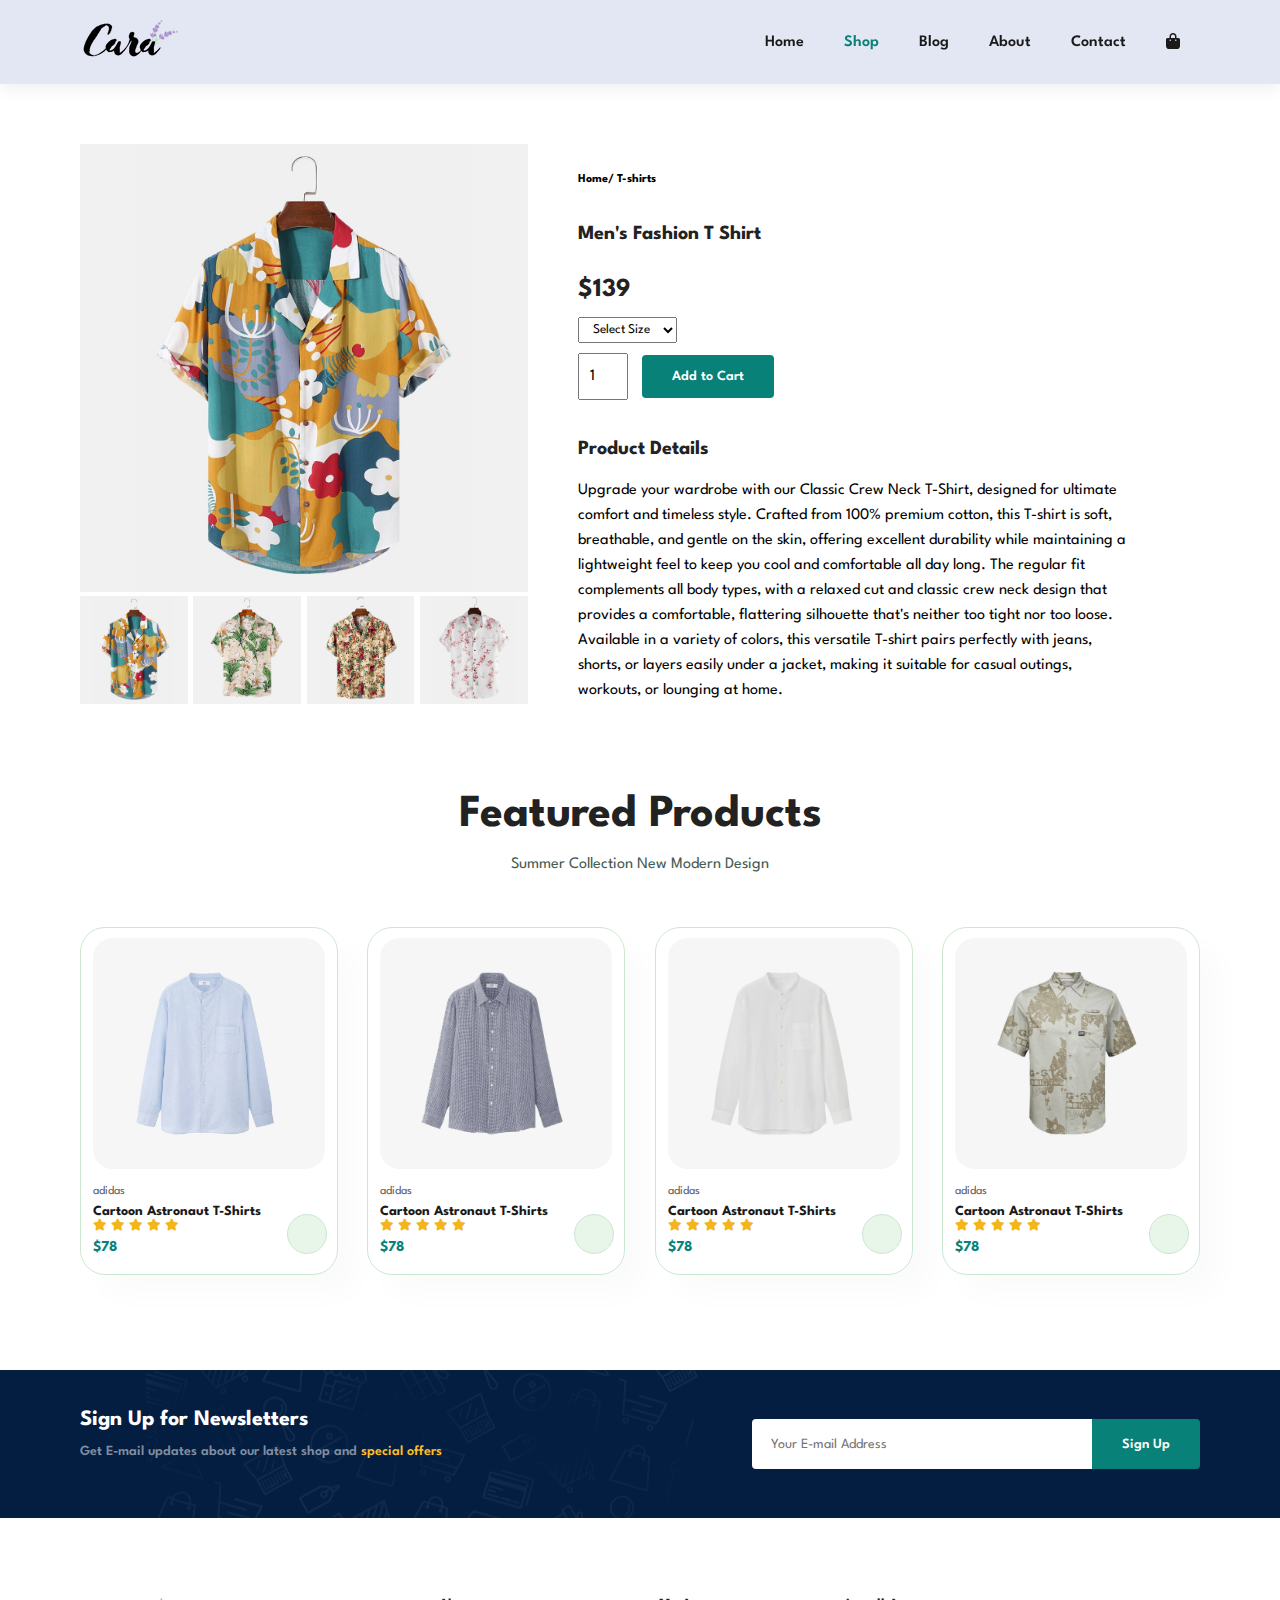
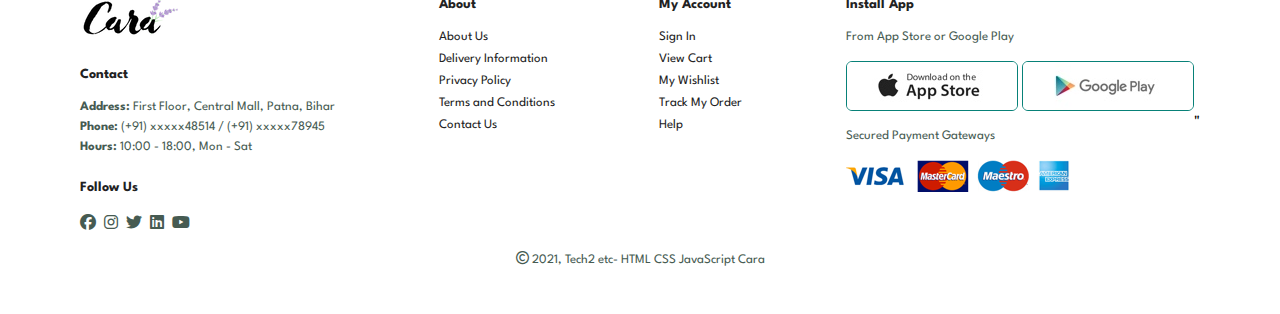
<file: sproduct.html>
<!DOCTYPE html>
<html lang="en">
<head>
    <meta charset="UTF-8">
    <meta name="viewport" content="width=device-width, initial-scale=1.0">
    <title>Cara: E-Commerce</title>
    <link rel="stylesheet" href="https://cdnjs.cloudflare.com/ajax/libs/font-awesome/6.6.0/css/all.min.css" />

    <link rel="stylesheet" href="style.css">
</head>
<body>
    <section id="header">
        <a href="#"><img src="logo.png" class="logo" alt=""></a>
        <div>
            <ul id="navbar">
                <li> <a href="index.html"> Home</a></li>
                <li> <a class="active" href="shop.html">Shop</a></li>
                <li> <a href="blog.html">Blog</a></li>
                <li> <a href="about.html">About</a></li>
                <li> <a href="contact.html">Contact</a></li>
                <li id="lg-bag"> <a href="cart.html"><i class="fa-solid fa-bag-shopping"></i></a></li>
                <a href="#" id="close"><i class="far fa-times"></i></a>
            </ul>
        </div>
        <div id="mobile">
            <a href="cart.html"><i class="fa-solid fa-bag-shopping"></i></a>
            <i id="bar" class="fas fa-outdent"></i>
        </div>
    </section>

    <section id="prodetails" class="section-p1">
        <div class="single-pro-image">
            <img src="f1.jpg" width="100%" id="MainImg" alt="">

            <div class="small-img-group">
                <div class="small-img-col">
                <img src="f1.jpg" width="100%" class ="small-img" alt="">
                </div>

              <div class="small-img-col">
                <img src="f2.jpg" width="100%" class ="small-img" alt="">
              </div>

              <div class="small-img-col">
                <img src="f3.jpg" width="100%" class ="small-img" alt="">
              </div>

              <div class="small-img-col">
                <img src="f4.jpg" width="100%" class ="small-img" alt="">
              </div>
            </div>
       </div>
        
        <div class="single-pro-details">
            <h6>Home/ T-shirts</h6>
            <h4>Men's Fashion T Shirt</h4>
            <h2>$139</h2>
            <select>
                <option> Select Size</option>
                <option> XL</option>
                <option> XXL</option>
                <option> Small</option>
                <option> Large</option>
            </select>
            <input type="number" value="1">
            <button class="normal">Add to Cart</button>
            <h4>Product Details</h4>
            <span>Upgrade your wardrobe with our Classic Crew Neck T-Shirt, designed for ultimate comfort and timeless style. Crafted from 100% premium cotton, this T-shirt is soft, breathable, and gentle on the skin, offering excellent durability while maintaining a lightweight feel to keep you cool and comfortable all day long. The regular fit complements all body types, with a relaxed cut and classic crew neck design that provides a comfortable, flattering silhouette that's neither too tight nor too loose. Available in a variety of colors, this versatile T-shirt pairs perfectly with jeans, shorts, or layers easily under a jacket, making it suitable for casual outings, workouts, or lounging at home.
            </span>
        </div>
    </section>

    <section id="product1" class="section-p1">
        <h2>Featured Products</h2>
        <p>Summer Collection New Modern Design</p>
        <div class="pro-container">

            <div class="pro">
                <img src="n1.jpg" alt="">
                <div class="des">
                    <span>adidas</span>
                    <h5>Cartoon Astronaut T-Shirts</h5>
                    <div class="star">
                        <i class="fas fa-star"></i>
                        <i class="fas fa-star"></i>
                        <i class="fas fa-star"></i>
                        <i class="fas fa-star"></i>
                        <i class="fas fa-star"></i>
                    </div>
                    <h4>$78</h4>
                </div>
                <a href="#"><i class="fa-light fa-cart-shopping cart"></i></a>
            </div>

            <div class="pro">
                <img src="n2.jpg" alt="">
                <div class="des">
                    <span>adidas</span>
                    <h5>Cartoon Astronaut T-Shirts</h5>
                    <div class="star">
                        <i class="fas fa-star"></i>
                        <i class="fas fa-star"></i>
                        <i class="fas fa-star"></i>
                        <i class="fas fa-star"></i>
                        <i class="fas fa-star"></i>
                    </div>
                    <h4>$78</h4>
                </div>
                <a href="#"><i class="fa-light fa-cart-shopping cart"></i></a>
            </div>

            <div class="pro">
                <img src="n3.jpg" alt="">
                <div class="des">
                    <span>adidas</span>
                    <h5>Cartoon Astronaut T-Shirts</h5>
                    <div class="star">
                        <i class="fas fa-star"></i>
                        <i class="fas fa-star"></i>
                        <i class="fas fa-star"></i>
                        <i class="fas fa-star"></i>
                        <i class="fas fa-star"></i>
                    </div>
                    <h4>$78</h4>
                </div>
                <a href="#"><i class="fa-light fa-cart-shopping cart"></i></a>
            </div>

            <div class="pro">
                <img src="n4.jpg" alt="">
                <div class="des">
                    <span>adidas</span>
                    <h5>Cartoon Astronaut T-Shirts</h5>
                    <div class="star">
                        <i class="fas fa-star"></i>
                        <i class="fas fa-star"></i>
                        <i class="fas fa-star"></i>
                        <i class="fas fa-star"></i>
                        <i class="fas fa-star"></i>
                    </div>
                    <h4>$78</h4>
                </div>
                <a href="#"><i class="fa-light fa-cart-shopping cart"></i></a>
            </div>
        </div>
    </section>

    <section id="newsletter" class="section-p1 section-m1">
        <div class="newstext">
            <h4>Sign Up for Newsletters</h4>
            <p>Get E-mail updates about our latest shop and <span>special offers</span></p>
        </div>
        <div class="form">
            <input type="text" placeholder="Your E-mail Address">
            <button class="normal">Sign Up</button>
        </div>
    </section>

    <footer class="section-p1">
        <div class="col">
            <img class="logo" src="logo.png" alt="">
            <h4>Contact</h4>
            <p> <strong>Address:</strong> First Floor, Central Mall, Patna, Bihar</p>
            <p> <strong>Phone:</strong> (+91) xxxxx48514 / (+91) xxxxx78945</p>
            <p> <strong>Hours:</strong> 10:00 - 18:00, Mon - Sat</p>
            <div class="follow">
                <h4>Follow Us</h4>
                <div class="icon">
                    <i class="fa-brands fa-facebook"></i>
                    <i class="fa-brands fa-instagram"></i>
                    <i class="fa-brands fa-twitter"></i>
                    <i class="fa-brands fa-linkedin"></i>
                    <i class="fa-brands fa-youtube"></i>
                </div>
            </div>
        </div>

        <div class="col">
            <h4>About</h4>
            <a href="#">About Us</a>
            <a href="#">Delivery Information</a>
            <a href="#">Privacy Policy</a>
            <a href="#">Terms and Conditions</a>
            <a href="#">Contact Us</a>
        </div>

        <div class="col">
            <h4>My Account</h4>
            <a href="#">Sign In</a>
            <a href="#">View Cart</a>
            <a href="#">My Wishlist</a>
            <a href="#">Track My Order </a>
            <a href="#">Help</a>
        </div>

        <div class="col install">
            <h4>Install App</h4>
            <p>From App Store or Google Play</p>
            <div class="row">
                <img src="app.jpg" alt="">
                <img src="play.jpg" alt="">"
            </div>
            <p>Secured Payment Gateways</p>
            <img src="pay.png" alt="">
        </div>

        <div class="copyright">
            <p> <i class="fa-regular fa-copyright"></i> 2021, Tech2 etc- HTML CSS JavaScript Cara</p>
        </div>

        
    </footer>

    <script>
        var MainImg = document.getElementById("MainImg");
        var SmallImg = document.getElementsByClassName("small-img");

        SmallImg[0].onclick = function()
        {
            MainImg.src = SmallImg[0].src;       
        }

        SmallImg[1].onclick = function()
        {
            MainImg.src = SmallImg[1].src;       
        }

        SmallImg[2].onclick = function()
        {
            MainImg.src = SmallImg[2].src;       
        }

        SmallImg[3].onclick = function()
        {
            MainImg.src = SmallImg[3].src;       
        }
    </script>
    
    <script src="script.js"></script>
</body>
</html>
</file>
<file: style.css>
@import url("https://fonts.googleapis.com/css2?family=Spartan:wght@100;200;300;400;500;600;700;800;900&display=swap");
* {
  margin: 0;
  padding: 0;
  box-sizing: border-box;
  font-family: "Spartan", sans-serif;
}

html {
  scroll-behavior: smooth;
}

/* Global Styles */

h1 {
  font-size: 50px;
  line-height: 64px;
  color: #222;
}

h2 {
  font-size: 46px;
  line-height: 54px;
  color: #222;
}

h4 {
  font-size: 20px;
  color: #222;
}

h6 {
  font-weight: 700;
  font-size: 12px;
}

p {
  font-size: 16px;
  color: #465b52;
  margin: 15px 0 20px 0;
}

.section-p1 {
  padding: 40px 80px;

}

.section-m1 {
  margin: 40px 0;
}

button.normal{
    font-size: 14px;
    font-weight: 600;
    padding: 15px 30px;
    color: #000;
    background-color: white;
    border-radius: 4px;
    cursor: pointer;
    border: none;
    outline: none;
    transition: 0.2s;
}

button.white{
    font-size: 13px;
    font-weight: 600;
    padding: 11px 18px;
    color: #fff;
    background-color: transparent;
    cursor: pointer;
    border: 1px solid #fff;
    outline: none;
    transition: 0.2s;
}

body {
  width: 100%;
}

#header{
    display: flex;
    align-items: center;
    justify-content: space-between;
    padding: 20px 80px;
    background-color: #E3E6F3;
    box-shadow: 0 5px 15px rgba(0,0,0,0.06);
    z-index: 999;
    position: sticky;
    top: 0;
    left: 0;

}

#navbar{
    display: flex;
    align-items: center;
    justify-content: center;
}

#navbar li{
    list-style: none;
    padding: 0 20px;
    position: relative;
}

#navbar li a{
    text-decoration: none;
    font-size: 16px;
    font-weight: 600;
    color: #1a1a1a;
    transition: 0.3s ease;
}

#navbar li a:hover,
#navbar li a.active{
    color: #088178;
}

#navbar li a.active ::after,
#navbar li a:hover::after{
    content: "";
    width: 30%;
    height: 2px;
    background:#088178 ;
    position: absolute;
    bottom: -4px;
    left: 20px;
}

#mobile{
    display: none;
    align-items: center;
}

#close{
    display: none;

}

#hero{
    background-image: url("hero4.png");
    height: 90vh;
    width: 100%;
    background-size: cover;
    background-position: top 25% right 0;
    padding: 0 80px;
    display: flex;
    flex-direction: column;
    align-items: flex-start;
    justify-content: center;
}

#hero h4{
    padding-bottom: 15px;
}

#hero h1{
    color: #088178;
}

#hero button{
    background-image: url("button.png");
    background-color: transparent;
    color: #088178;
    border: 0;
    padding: 14px 80px 14px 65px;
    background-repeat: no-repeat;
    cursor: pointer;
    font-weight: 700;
    font-size: 15px;
}

#feature{
    display: flex;
    align-items: center;
    justify-content: space-between;
    flex-wrap: wrap;
}

#feature .fe-box{
    width: 180px;
    text-align: center;
    padding: 25px 15px;
    box-shadow: 20px 20px 34px rgba(0,0,0,0.03);
    border: 1px solid #cce7d0;
    border-radius: 4px;
    margin: 15px 0;
}

#feature .fe-box:hover{
    box-shadow: 10px 10px 54px rgba(70,62,221,0.1);

}
#feature .fe-box img{
    width: 100%;
    margin-bottom: 10px;
}
#feature .fe-box h6{
    display: inline-block;
    padding: 9px 8px 6px 8px;
    line-height: 1;
    border-radius: 4px;
    color:#088178;
    background-color: #fddde4;

}

#feature .fe-box:nth-child(2) h6{
     background-color: #cdebbc;
}

#feature .fe-box:nth-child(3) h6{
    background-color: #d1e8f2;
}

#feature .fe-box:nth-child(4) h6{
    background-color: #cdd4f8;
}

#feature .fe-box:nth-child(5) h6{
    background-color: #f6dbf6;
}

#feature .fe-box:nth-child(6) h6{
    background-color: #fff2e5;
}


#product1{
    text-align: center;
}

#product1 .pro-container{
    display: flex;
    justify-content: space-between;
    padding-top: 20px;
    flex-wrap: wrap;
}

#product1 .pro{
       width: 23%;
       min-width: 250px;
       padding: 10px 12px;
       border: 1px solid #cce7d0;
       border-radius: 25px;
       cursor: pointer;
       box-shadow: 20px 20px 30px rgba(0,0,0,0.02);
       margin: 15px 0;
       transition: 0.2s ease;
       position: relative;
}


#product1 .pro:hover{
    box-shadow: 20px 20px 30px rgba(0,0,0,0.06);
}

#product1 .pro img{
    width: 100%;
    border-radius: 20px;
}
   
#product1 .pro .des{
    text-align: start;
    padding: 10px 0;
}

#product1 .pro .des span{
    color: #606063;
    font-size: 12px;
}


#product1 .pro .des h5{
    padding-top: 7px;
    color: #1a1a1a;
    font-size: 14px;

}

#product1 .pro .des i{
    font-size: 12px;
    color: rgba(243,181,25);
}

#product1 .pro .des h4{
    padding-top: 7px;
    font-size:15px ;
    font-weight: 700;
    color:#088178 ;
}

#product1 .pro .cart{
    width: 40px;
    height: 40px;
    line-height: 40px;
    border-radius: 50px;
    background-color: #e8f6ea;
    font-weight: 500;
    color: #088178;
    border: 1px solid #cce7d0;
    position: absolute;
    bottom: 20px;
    right: 10px;
}

#banner{
    display: flex;
    flex-direction: column;
    justify-content: center;
    align-items: center;
    text-align: center;
    background-image: url("b2.jpg");
    width: 100%;
    height: 40vh;
    background-size: cover;
    background-position: center;
}

#banner h4{
    color: white;
    font-size: 16px;
}

#banner h2
{
    color: white;
    font-size: 30px;
    padding: 10px 0;
}

#banner h2 span
{
    color: #ef3636;  
}

#banner button:hover{
    background: #088178;
    color: #fff;
}

#sm-banner{
    display: flex;
    justify-content: space-between;
    flex-wrap: wrap;
}

#sm-banner .banner-box{
    display: flex;
    flex-direction: column;
    justify-content: center;
    align-items: flex-start;
    background-image: url("b17.jpg");
    min-width: 580px;
    height: 50vh;
    background-size: cover;
    background-position: center;
    padding: 30px;
}

#sm-banner .banner-box2{
    background-image: url("b10.jpg");
}

#sm-banner h4{
    color: #fff;
    font-size: 20px;
    font-weight: 300;

}

#sm-banner h2{
    color: #fff;
    font-size: 28px;
    font-weight: 800;
    
}


#sm-banner span{
    color: #fff;
    font-size: 14px;
    font-weight: 500;
    padding-bottom: 15px;
    
}

#sm-banner .banner-box:hover button{
    background: #088178;
    border: 1px solid #088178;
}

#banner3{
    display: flex;
    justify-content: space-between;
    flex-wrap: wrap;
    padding: 0 80px ;

}
#banner3 .banner-box{

    display: flex;
    flex-direction: column;
    justify-content: center;
    align-items: flex-start;
    background-image: url("b7.jpg");
    min-width: 30%;
    height: 30vh;
    background-size: cover;
    background-position: center;
    padding: 20px;
    margin-bottom: 20px;

}

#banner3 .banner-box2{
    background-image: url("b4.jpg");

}

#banner3 .banner-box3{
    background-image: url("b18.jpg");

}

#banner3 h2{
    color: #fff;
    font-weight: 900;
    font-size: 22px;
}

#banner3 h3{
    color: #ec544e;
    font-weight: 800;
    font-size: 15px;
}

#newsletter{
    display: flex;
    justify-content: space-between;
    flex-wrap: wrap;
    align-items: center;
    background-image: url("b14.png");
    background-repeat: no-repeat;
    background-position: 20% 30%;
    background-color: #041e42;
}

#newsletter h4{
    font-size: 22px;
    font-weight: 700;
    color: #fff;
}


#newsletter p{
    font-size: 14px;
    font-weight: 600;
    color: #818ea0;
}

#newsletter p span{
    
    color: #ffbd27;
}

#newsletter .form{
    display: flex;
    width: 40%;

}

#newsletter input{
    height:3.125rem ;
    padding: 0 1.25em ;
    font-size: 14px ;
    width: 100%;
    border: 1px solid transparent;
    border-radius: 4px;
    outline: none;
    border-top-right-radius: 0;
    border-bottom-right-radius: 0;
}

#newsletter button{
    background-color: #088178;
    color: #fff;
    white-space: nowrap;
    border-top-left-radius: 0;
    border-bottom-left-radius: 0;
    
}

footer{
    display: flex;
    flex-wrap: wrap;
    justify-content: space-between;
}

footer .col{
    display: flex;
    flex-direction: column;
    align-items: flex-start;
    margin-bottom: 20px;
}

footer .logo{
    margin-bottom: 30px;
}

footer h4{
    font-size: 14px;
    padding-bottom: 20px;
}

footer p{
    font-size: 13px;
    margin: 0 0 8px 0;
}

footer a{
    font-size: 13px;
    text-decoration: none;
    color: #222;
    margin-bottom: 10px;
}

footer .follow{
    margin-top: 20px;

}

footer .follow i{
    color: #465b52;
    padding-right: 4px;
    cursor: pointer;   
}

footer .install .row img{
       border: 1px solid #088178;
       border-radius: 6px;
}

footer .install img{
    margin: 10px 0 15px 0;
}

footer .follow i:hover,
footer a:hover{
    color: #088178;
}

footer .copyright{
    width: 100%;
    text-align: center;
}

#page-header{
    background-image: url("b1.jpg");
    width: 100%;
    height: 40vh;
    background-size: cover;
    display: flex;
    justify-content: center;
    text-align: center;
    flex-direction: column;
}

#page-header h2,
#page-header p{
    color: #fff;
}

#pagination{
    text-align: center;
}

#pagination a{
    text-decoration: none;
    background-color: #088178;
    padding: 15px 20px;
    border-radius: 4px;
    color: #fff;
    font-size: 600;
}

#pagination a i{
    font-size: 16px;
    font-weight: 600;
}

/*Single Product*/

#prodetails{
    display: flex;
    margin-top: 20px;
}
#prodetails .single-pro-image{
    width: 40%; 
    margin-right: 50px;
    
}

.small-img-group{
    display: flex;
    justify-content: space-between;
}

.small-img-col{
    flex-basis: 24%;
    cursor: pointer;

}

#prodetails .single-pro-details{
    width: 50%;
    padding-top: 30px;

}

#prodetails .single-pro-details h4{
    padding: 40px 0 20px 0;  
}

#prodetails .single-pro-details h2{
    font-size: 26px;
}

#prodetails .single-pro-details select{
    display: block;
    padding: 5px 10px;
    margin-bottom: 10px;
}

#prodetails .single-pro-details input{
    width: 50px;
    height: 47px;
    padding-left: 10px;
    font-size: 16px;
    margin-right: 10px;
}

#prodetails .single-pro-details input:focus{
    outline:none;   
}

#prodetails .single-pro-details button{
    background: #088178;
    color: #fff;
}

#prodetails .single-pro-details span{
    line-height: 25px; 
}

/* Blog Page */

#page-header.blog-header{
    background-image: url("b19.jpg");
}

#blog{
    padding: 150px 150px 0 150px;
}

#blog .blog-box{
    display: flex;
    align-items: center;
    width: 100%;
    position: relative;
    padding-bottom: 90px ;
}

#blog .blog-img{
    width: 50%;
    margin-right: 40px;
}

#blog img{
    width: 100%;
    height: 300px;
    object-fit: cover;
}

#blog .blog-details{
    width: 50%;
}

#blog .blog-details a{
    text-decoration: none;
    font-size: 11px;
    color: #000;
    font-weight: 700;
    position: relative;
    transition: 0.3s;
}

#blog .blog-details a::after{
    content: "";
    width: 50px;
    height: 1px;
    background-color: #000;
    position: absolute;
    top: 4px;
    right: -60px;
}


#blog .blog-details a:hover{
    color: #088178;
}


#blog .blog-details a:hover::after{
    background-color: #088178;
}

#blog .blog-box h1{
    position: absolute;
    top: -40px;
    left: 0;
    font-size: 70px;
    font-weight: 700;
    color: #c9cbce;
    z-index: -9;
}

/* About Page */

#page-header.about-header{
     background-image: url("banner.png");
}

#about-head{
    display: flex;
    align-items: center;
}


#about-head img{
    width: 50%;
    height: auto;  
}

#about-head div{
    padding-left: 40px;
}

#about-app{
    text-align: center;
}

#about-app .video{
    width: 70%;
    height: 100%;
    margin: 30px auto 0 auto;
}

#about-app .video video{
    width: 100%;
    height: 100%;
    border-radius: 20%;

}


/* Contact Page */

#contact-details{
    display: flex;
    align-items: center;
    justify-content: space-between;  
}

#contact-details .details{
    width: 40%;
}

#contact-details .details span,
#form-details form span {
    font-size: 12px;
}

#contact-details .details h2,
#form-details form h2{
    font-size: 26px;
    line-height: 35px;
    padding: 20px 0;
}

#contact-details .details h3{
    font-size: 16px;
   padding-bottom: 15px;
}

#contact-details .details li{
    list-style: none;
    display: flex;
    padding: 10px 0;
}


#contact-details .details li i{
    font-size: 14px;
    padding-right: 22px;
}

#contact-details .details li p{
    margin: 0 ;
    font-size: 14px;
}

#contact-details .map{
    width: 55%;
    height: 400px;
}

#contact-details .map iframe{
    width: 100%;
    height: 100%;
}


#form-details{
    display: flex;
    justify-content: space-between;
    margin: 30px;
    padding: 80px;
    border: 1px solid #e1e1e1;
}

#form-details form{
    width: 65%;
    display: flex;
    flex-direction: column;
    align-items: flex-start;
}


#form-details form input,
#form-details form textarea{
    width: 100%;
    padding: 12px 15px;
    outline: none;
    margin-bottom: 20px;
    border: 1px solid #e1e1e1;
}

#form-details form button{
    background-color: #088178;
    color: #fff;   
}

#form-details .people div{
    padding-bottom: 25px;  
    display: flex;
    align-items: flex-start;
}

#form-details .people div img{
    width: 65px;
    height: 65px;
    object-fit: cover;
    margin-right: 15px;   
}

#form-details .people div p{
    margin: 0;
    font-size: 13px;
    line-height: 25px;
}

#form-details .people div p span{
    display: block;
    font-size: 16px;
    font-weight: 600;
    color: #000;
}
 
/* Cart Page */

#cart{
    overflow-x: auto;

}

#cart table{
    width: 100%;
    border-collapse: collapse;
    table-layout: fixed;
    white-space: nowrap;
}

#cart table img{
    width: 70px;    
}

#cart table td:nth-child(1){
    width: 100px;
    text-align: center;
}

#cart table td:nth-child(2){
    width: 150px;
    text-align: center;
}

#cart table td:nth-child(3){
    width: 250px;
    text-align: center;
}

#cart table td:nth-child(4),
#cart table td:nth-child(5),
#cart table td:nth-child(6){
    width: 150px;
    text-align: center;
}

#cart table td:nth-child(5) input{
    width: 70px;
    padding: 10px 5px 10px 15px;

}

#cart table thead{
    border: 1px solid #e2e9e1;
    border-left: none;
    border-right: none;
}

#cart table thead td{
    font-weight: 700;
    text-transform: uppercase;
    font-size: 13px;
    padding: 18px 0;
}

#cart table tbody tr td{
    padding-top: 15px ;
}

#cart table tbody td{
    font-size: 13px;
}

#cart-add{
    display: flex;
    flex-wrap: wrap;
    justify-content: space-between;
}

#coupon{
    width: 50%;
    margin-bottom: 30px;
}

#coupon h3,
#subtotal h3{
    padding-bottom: 15px;
}

#coupon input{
    padding: 10px 20px;
    outline: none;
    width: 60%;
    margin-right: 10px;
    border: 1px solid #e2e9e1;
}

#coupon button,
#subtotal button{
    background-color: #088178;
     color: #fff;
     padding: 12px 20px;
}

#subtotal{
    width: 50%;
    margin-bottom: 30px;
    border: 1px solid #e1e9e1;
    padding: 30px;
}

#subtotal table{
    border-collapse: collapse;
    width: 100%;
    margin-bottom: 20px;
}

#subtotal table td{
    width: 50%;
    border: 1px solid #e2e9e1;
    padding: 10px;
    font-size: 13px;
}
















@media (max-width:799px){
    .section-p1 {
        padding: 40px 40px;
    }
    #navbar {
        display: flex;
        flex-direction: column;
        align-items: flex-start;
        justify-content: flex-start;
        position: fixed;
        top: 0;
        right: -300px;
        height: 100vh;
        width: 300px;
        background-color: #E3E6F3;
        box-shadow: 0 40px 60px rgba(0,0,0, 0.1);
        padding: 80px 0 0 10px;
        transition: 0.3s;
    }

    #navbar.active{
        right: 0px;
    }

    #navbar li{
        margin-bottom: 25px;
    }

    #mobile{
        display: flex;
        align-items: center;
    }

    #mobile i{
        color: #1a1a1a;
        font-size: 24px;
        padding-left: 20px;
    }

    #close{
        display: initial;
        position: absolute;
        top: 30px;
        left: 30px;
        color: #222;
        font-size: 24px;
    }

    #lg-bag{
        display: none;
    }

    #hero {
       
        height: 70vh;
        padding: 0 80px;
        background-position: top 30% right 30%; 
    }

    #feature {
        align-items: center; 
    }

    #feature .fe-box {
        margin: 15px 15px;
    }

    #product1 .pro-container {
        justify-content: center; 
    }

    #product1 .pro {
        margin: 15px;   
    }

    #banner {
        height: 20vh;  
    }

    #sm-banner .banner-box {
        
        min-width: 100%;
        height: 30vh;
    }

    #banner3 {
        padding: 0 40px;
    }

    #banner3 .banner-box {
        width: 28%;
    }

    #newsletter .form {
        width: 70%;
    }

    /* Contact Page */

    #form-details {
        padding: 40px;
    }

    #form-details form {
        width: 50%;
    }
}







@media (max-width:477px) {
    .section-p1 {
        padding: 20px;
    }

    #header {
        padding: 10px 30px;
    }

    h1 {
        font-size: 38px;
    }

    h2 {
        font-size: 32px;
    }

    #hero {
        padding: 0 20px;
        background-position: 55%;
    }
    #feature {
        justify-content: space-between;
    }
    #feature .fe-box {
        width: 155px;
        margin: 0 0 15px 0;
    }

    #product1 .pro {
       width: 100%;
    }

    #banner {
        height: 40vh;
    }

    #sm-banner .banner-box {
        height: 40vh;
    }

    #sm-banner .banner-box2 {
       margin-top: 20px;
    }

    #banner3 {
        padding: 0 20px;
    }

    #banner3 .banner-box {
        width: 100%;
    }

    #newsletter {
       padding: 40px 20px;
    }

    #newsletter .form {
        width: 100%;
    }

    footer .copyright {
        text-align: start;
    }
    
    /* Single Product */
    #prodetails {
        display: flex;
        flex-direction: column;
    }

    #prodetails .single-pro-image {
        width: 100%;
        margin-right: 0px;
    }

    #prodetails .single-pro-details {
        width: 100%;
    }

    /* Blog */

    #blog {
        padding: 100px 20px 0 20px;
    }

    #blog .blog-box {
        display: flex;
        flex-direction: column;
        align-items: flex-start;
    }

    #blog .blog-img {
        width: 100%;
        margin-right: 0px;
        margin-bottom: 30px;
    }

    #blog .blog-details {
        width: 100%;
    }


    /* About Page */

    #about-head {
        flex-direction: column;
    }

    #about-head img {
        width: 100%;
        margin-bottom: 20px;
    }

    #about-head div{
        padding-left: 0px;
    }

    #about-app .video {
        width: 100%;
    }

    /* Contact Page */

    #contact-details {
        flex-direction: column;
    }

    #contact-details .details {
        width: 100%;
        margin-bottom: 30px;
    }

    #contact-details .map {
        width: 100%;
    }

    #form-details{
       margin: 10px;
       padding: 30px 10px;
       flex-wrap: wrap;
    }

    #form-details form {
        width: 100%;
        margin-bottom: 30px;
    }


    /* Cart Page */
    #cart-add {
        flex-direction: column;
    }

    #coupon {
        width: 100%;
    }

    #subtotal {
        width: 100%;
        padding: 20px;
    }
}
</file>
